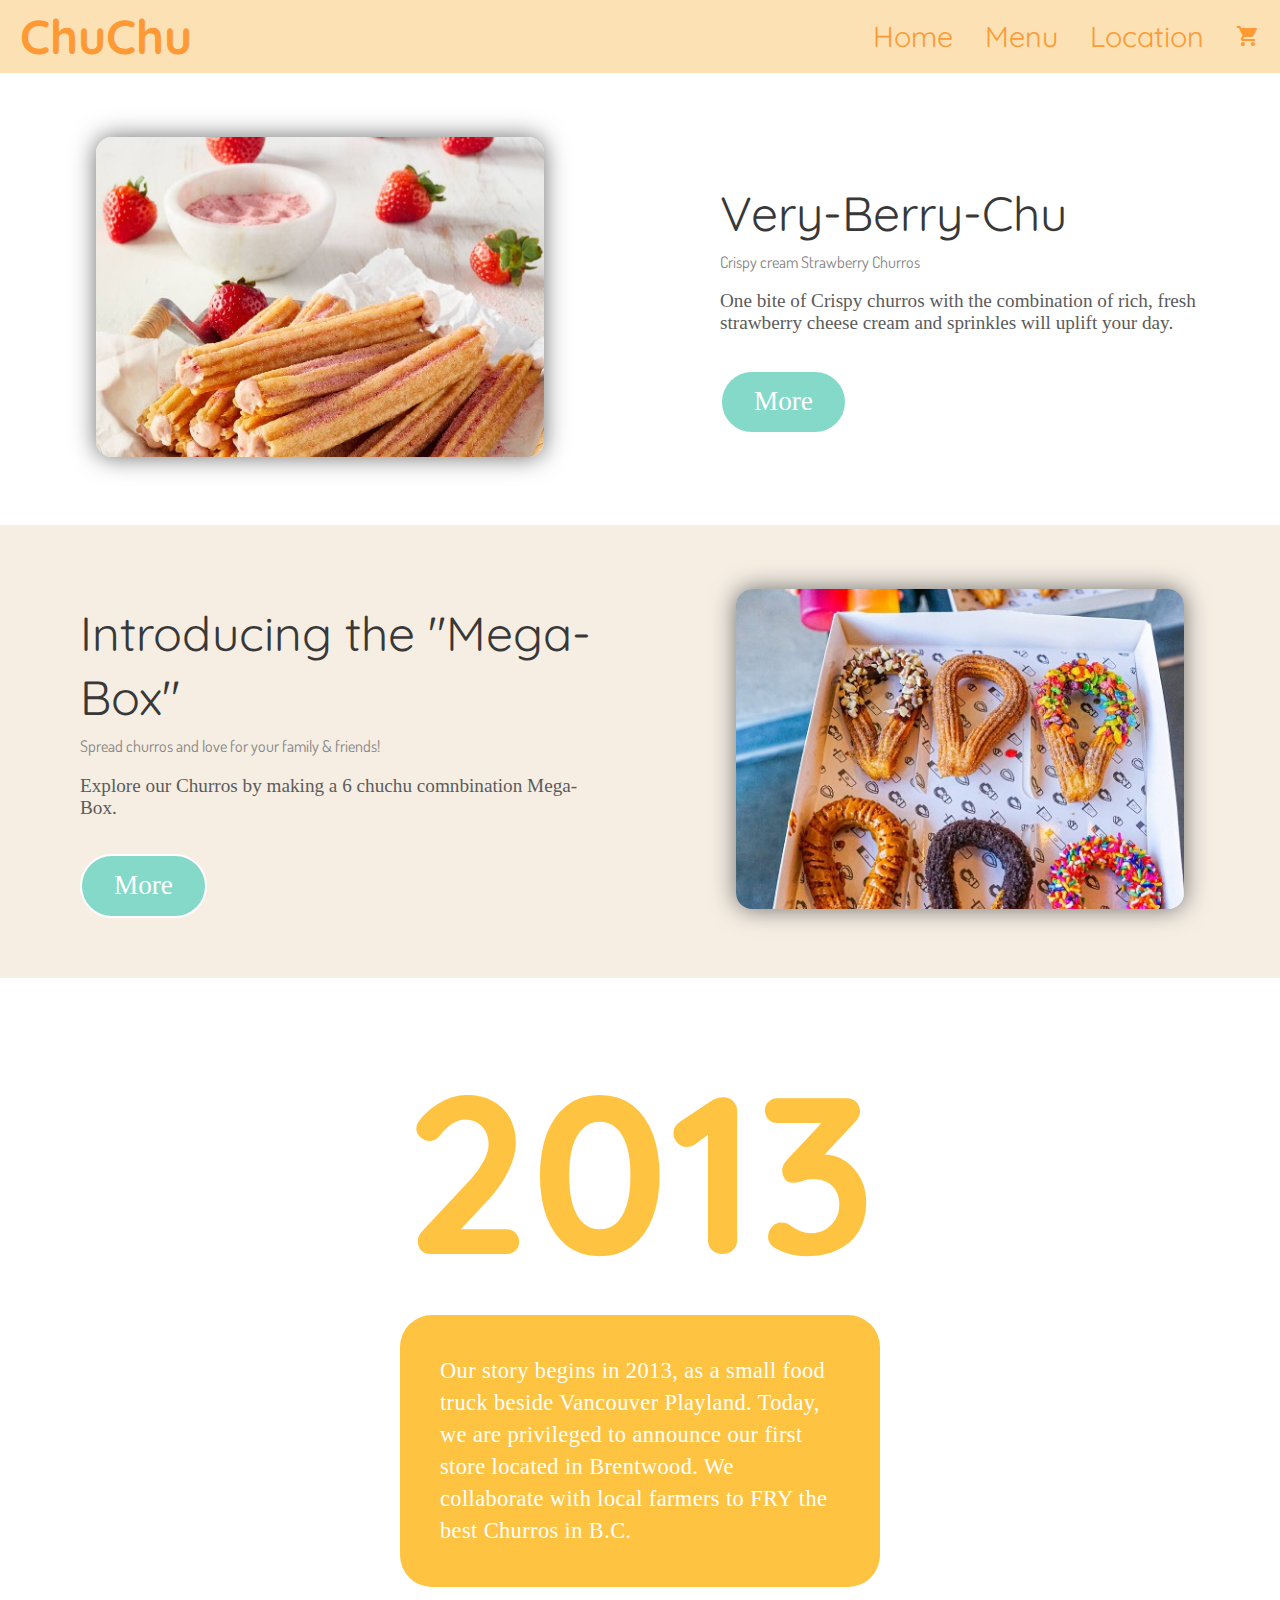
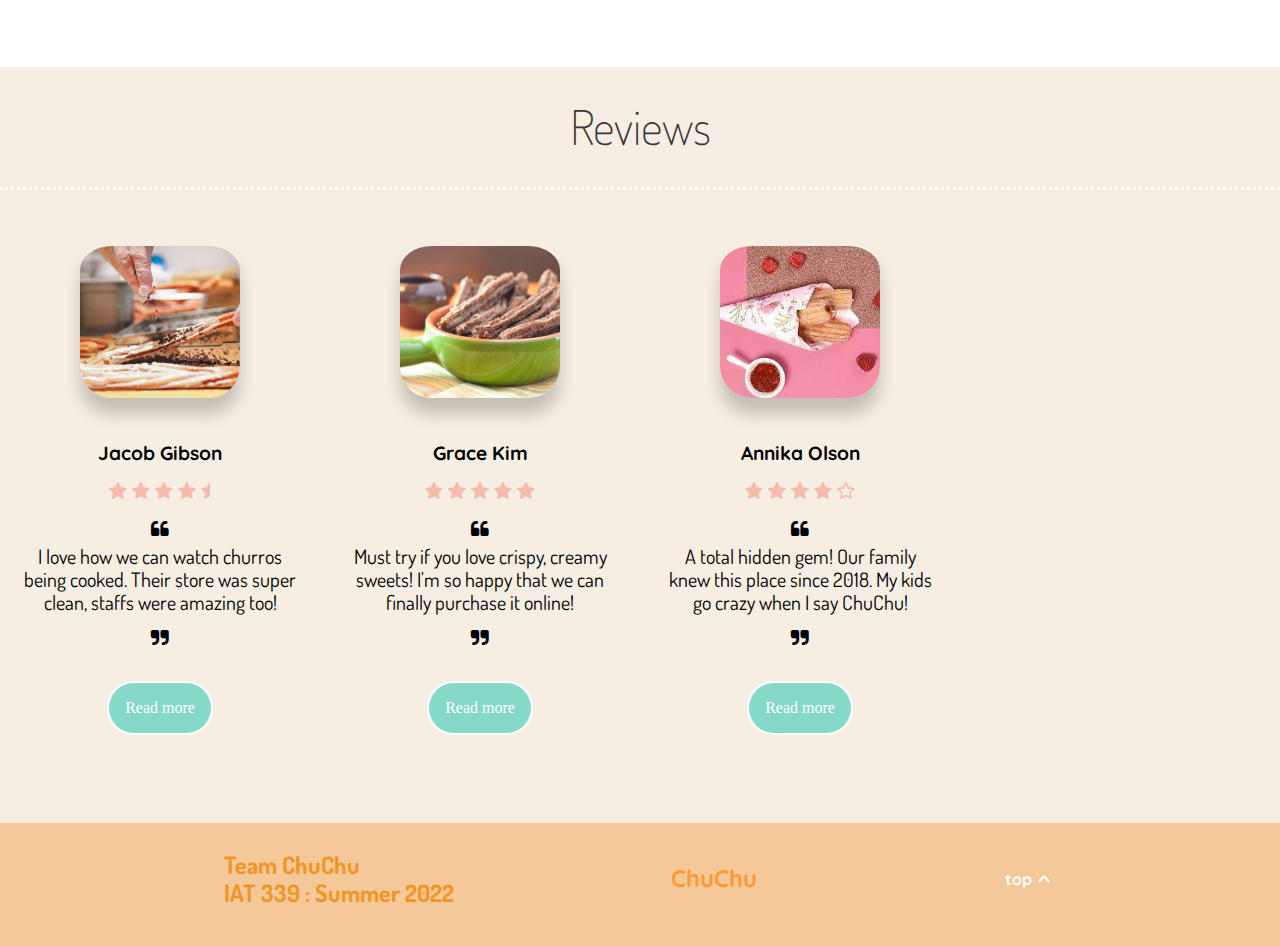
<file: 339_P2_ChuChu_Final/public_html/index.html>
<!DOCTYPE html>
<html lang="en">
    <head>
        <meta charset="utf-8">
        <meta name="viewport" content="width=device-width,initial-scale=1">
        
        <title>ChuChu</title>
    
        <link href="css/normalize.css" rel="stylesheet">
        <link href="css/grid.css" rel="stylesheet">
        <link href="css/main.css" rel="stylesheet">
       
    
        <!--font quicksand, inconsolata, dosis-->
    
        <link rel="preconnect" href="https://fonts.googleapis.com">
        <link rel="preconnect" href="https://fonts.gstatic.com" crossorigin>
        <link href="https://fonts.googleapis.com/css2?family=Dosis:wght@500&family=Inconsolata&family=Quicksand:wght@600&display=swap" rel="stylesheet">
        
        <!-- get this line for icon reference:https://www.w3schools.com/icons/icons_reference.asp -->
        <link rel="stylesheet" href="https://cdnjs.cloudflare.com/ajax/libs/font-awesome/4.7.0/css/font-awesome.min.css">
        <link href="https://fonts.googleapis.com/icon?family=Material+Icons" rel="stylesheet">

    </head>
    <body>

        <div id="myTopnav" class="header"> 
            <nav>
                <a href="index.html" class="logo font_Quicksand">ChuChu</a>       
                  <div class="header-right">
                    <a href="index.html" > Home </a>
                    <a href="menu.html" >Menu</a>
                    <a href="location.html" >Location</a>
                    <a href="cart.html" >
                        <i class="material-icons">shopping_cart</i>
                        </a>
                    <a href="javascript:void(0);" class="icon" onclick="myFunction()">
                        <i class="fa fa-bars"></i>
                    </a>
                </div>
            </nav>
        </div>

        <!--Home page with advertising main products with image and context side by side-->
        <!--Image reference: https://www.californiastrawberries.com/strawberry-stuffed-churros/-->
    <div class="flex_home">
        <div class="showcaseBox one">
            <div class="imgBox">
                <img src="img/home.jpeg" class="enlarge" alt="Popular Starwberry Churros advertisment" 
                srcset="img/home.jpeg 154w, img/home308w.jpeg 308w, img/home467w.jpeg 467w"
                sizes="(min-width: 40rem) 50vw, 100vw">
            </div>
        
            <div class="showcaseContent">
                <div class="productTitle">
                    <span class="advertisment font_Quicksand">Very-Berry-Chu</span>
                    <p class="small_description">Crispy cream Strawberry Churros</p>
                    <p class="productInfo">
                        One bite of Crispy churros with the combination of rich, fresh strawberry 
                        cheese cream and sprinkles will uplift your day.
                    </p>
                    <a href="detailsVery.html" class="btn">More</a>
                </div>
            </div>
        </div>

        <div class="showcaseBox rev">
            <div class="showcaseContent1">
                <div class="productTitle">
                    <span class="advertisment font_Quicksand">Introducing the "Mega-Box"</span>
                    <p class="small_description">Spread churros and love for your family & friends!</p>
                    <p class="productInfo">
                    Explore our Churros by making a 6 chuchu comnbination Mega-Box.
                    </p>
                    <a class="btn">More</a>
                </div>
            </div>

            <div class="imgBox">
                <img src="img/combi154w.jpeg" class="enlarge" alt="Mega-box combination" 
                srcset="img/combi154w.jpeg 154w, img/combi308w.jpeg 308w, img/combi467w.jpeg 467w" 
                sizes="(min-width: 40rem) 50vw, 100vw"
                >
            </div>
        </div>
        
        <div class="companyHistory"> 
            <h1>2013</h1>
            <h2>
                Our story begins in 2013, as a small food truck beside Vancouver Playland.
                Today, we are privileged to announce our first store located in Brentwood.
                We collaborate with local farmers to FRY the best Churros in B.C.
            </h2>
        </div>

        
   
        <div class="review">
            <h3 class="text_center1">Reviews</h3>
            <div class="grid containerWrap four-column two-column one-column">
                <div class="review_container">
                    <div class="product_img">
                        <a id="missChuB" href="detailsMiss.html">
                            <img src="img/chu1.jpeg" alt="original flavor churros image" class="product_image">
                        </a>
                        </div>
                    <div class="product_text">
                        <h4 class="name">Jacob Gibson</h4>
                        <div class="stars">
                            <i aria-hidden="true" class="fa fa-star"></i>
                            <i aria-hidden="true" class="fa fa-star"></i>
                            <i aria-hidden="true" class="fa fa-star"></i>
                            <i aria-hidden="true" class="fa fa-star"></i>
                            <i aria-hidden="true" class="fa fa-star-half"></i>
                        </div>
                        <i aria-hidden="true" class="fa fa-quote-left"></i>
                        <p class="font_Dosis">I love how we can watch churros being cooked. Their store was super clean, staffs were amazing too!</p>
                        <i aria-hidden="true" class="fa fa-quote-right"></i>
                    </div>
                    <div class="product_link">
                        <a id="chocoChuB" href="detailsChoco.html" class="button">Read more</a>
                    </div>
                </div>
    
                <div class="review_container">
                    <div class="product_img">
                        <a id="chocoChuB" href="detailsChoco.html">
                            <img src="img/choco_c.jpg" alt="Chocolate flavor churros image" class="product_image">
                        </a>
                    </div>
                    <div class="product_text">
                        <h4 class="name">Grace Kim</h4>
                        <div class="stars">
                            <i aria-hidden="true" class="fa fa-star"></i>
                            <i aria-hidden="true" class="fa fa-star"></i>
                            <i aria-hidden="true" class="fa fa-star"></i>
                            <i aria-hidden="true" class="fa fa-star"></i>
                            <i aria-hidden="true" class="fa fa-star"></i>
                        </div>
                        <i aria-hidden="true" class="fa fa-quote-left"></i>
                        <p>Must try if you love crispy, creamy sweets! 
                            I'm so happy that we can finally purchase it online!</p>
                        <i aria-hidden="true" class="fa fa-quote-right"></i>
                    </div>
                    <div class="product_link">
                        <a id="chocoChuB" href="detailsChoco.html" class="button">Read more</a>
                    </div>
                </div>

                <div class="review_container">
                    <div class="product_img">
                        <a id="veryBerryChuB" href="detailsVery.html">
                            <img src="img/straw_c.jpg" alt="Strawberry flavor churros image" class="product_image">
                        </a>
                    </div>
                    <div class="product_text">
                        <h4 class="name">Annika Olson</h4>
                        <div class="stars">
                            <i aria-hidden="true" class="fa fa-star"></i>
                            <i aria-hidden="true" class="fa fa-star"></i>
                            <i aria-hidden="true" class="fa fa-star"></i>
                            <i aria-hidden="true" class="fa fa-star"></i>
                            <i aria-hidden="true" class="fa fa-star-o"></i>
                        </div>
                        <i aria-hidden="true" class="fa fa-quote-left"></i>
                        <p>A total hidden gem! Our family knew this place since 2018. My kids go crazy when I say ChuChu!</p>
                        <i aria-hidden="true" class="fa fa-quote-right"></i>
                    </div>
                    <div class="product_link">
                        <a id="veryBerryChuB" href="detailsVery.html" class="button">Read more</a>
                    </div>
                </div>

            </div>
        </div>
    

        <div class="footer">
            
            <div class="text-right">
                <p>Team ChuChu</p>
                <p>IAT 339 : Summer 2022</p>
            </div>

            <div class="footer_logo">
                <a href="index.html" class="logo font_Quicksand">ChuChu</a> 
            </div>

            <div class="flex_top">
                <a href="#myTopnav" class="top"> top
                <i class="material-icons">expand_less</i>
               </a>
            </div> 
            
        </div>


        <script src="js/nav.js"></script>
    </div>
    </body>
</html>
</file>
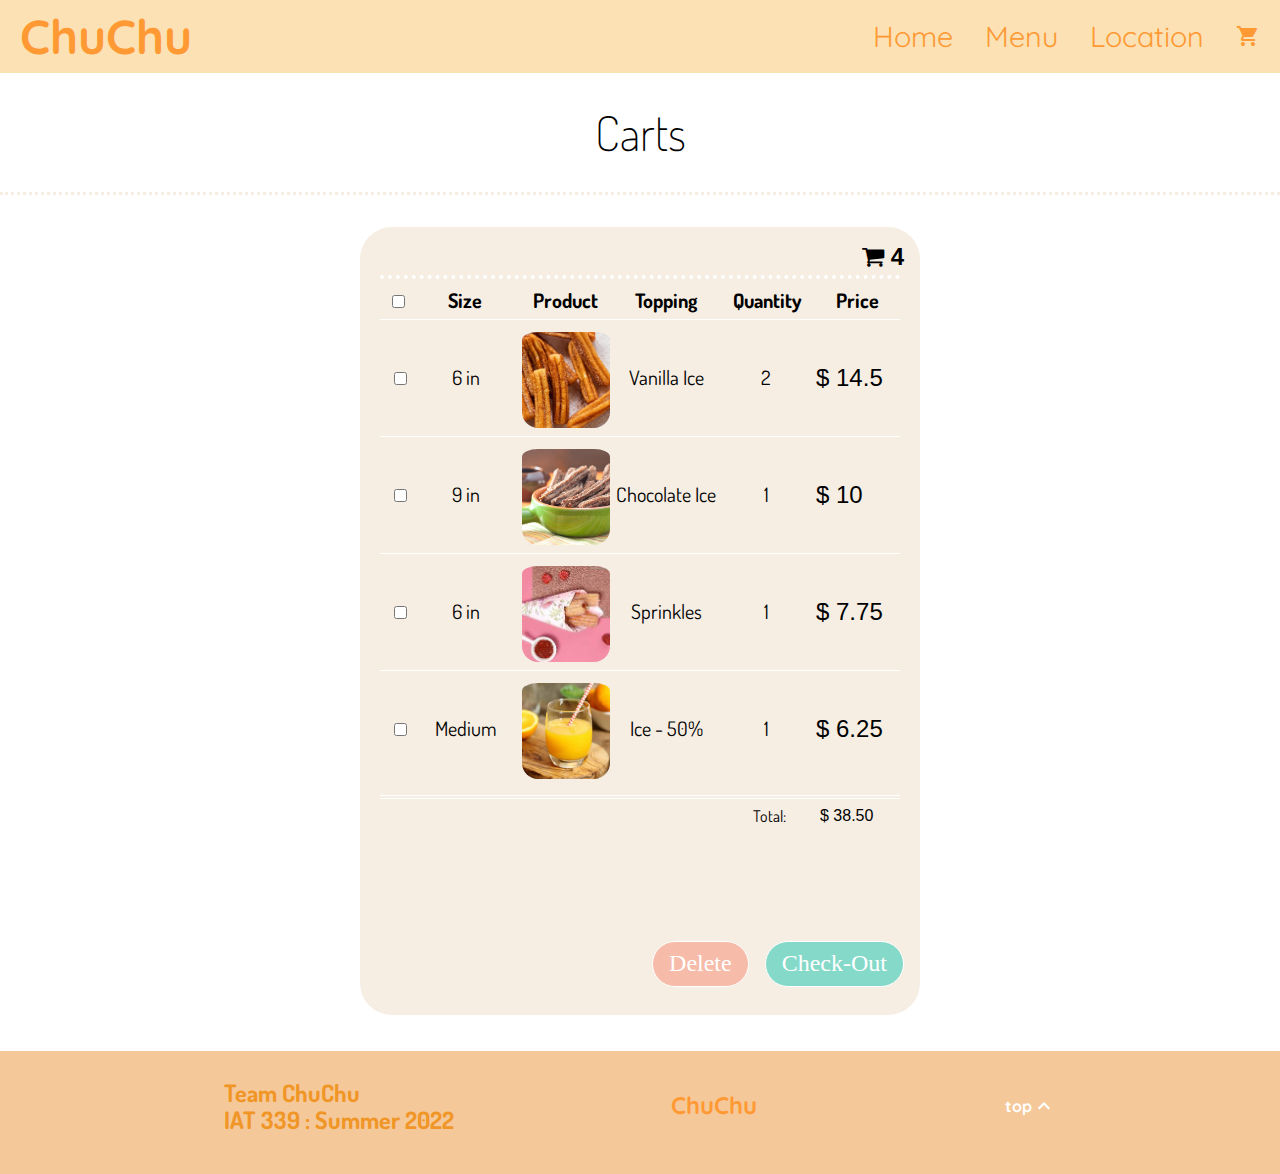
<file: 339_P2_ChuChu_Final/public_html/cart.html>
<!DOCTYPE html>
<html lang="en">
    <head>
        <meta charset="utf-8">
        <meta name="viewport" content="width=device-width,initial-scale=1">
        
        <title>ChuChu</title>
    
        <link href="css/normalize.css" rel="stylesheet">
        <link href="css/grid.css" rel="stylesheet">
        <link href="css/main.css" rel="stylesheet">
       
    
        <!--font quicksand, inconsolata, dosis-->
    
        <link rel="preconnect" href="https://fonts.googleapis.com">
        <link rel="preconnect" href="https://fonts.gstatic.com" crossorigin>
        <link href="https://fonts.googleapis.com/css2?family=Dosis:wght@500&family=Inconsolata&family=Quicksand:wght@600&display=swap" rel="stylesheet">
        
        <!-- get this line for icon reference:https://www.w3schools.com/icons/icons_reference.asp -->
        <link rel="stylesheet" href="https://cdnjs.cloudflare.com/ajax/libs/font-awesome/4.7.0/css/font-awesome.min.css">
        <link href="https://fonts.googleapis.com/icon?family=Material+Icons" rel="stylesheet">

    </head>
    <body>
       
      <div id="myTopnav" class="header"> 
        <nav>
            <a href="index.html" class="logo font_Quicksand">ChuChu</a>       
              <div class="header-right">
                <a href="index.html" > Home </a>
                <a href="menu.html" >Menu</a>
                <a href="location.html" >Location</a>
                <a href="cart.html" >
                    <i class="material-icons">shopping_cart</i>
                    </a>
                <a href="javascript:void(0);" class="icon" onclick="myFunction()">
                    <i class="fa fa-bars"></i>
                </a>
            </div>
        </nav>
    </div>

            <h1 class="text_center2 font_Dosis">Carts</h1>

            <section class="flex_cart">
                <div class="row">
                    <div class="col-70">
                      <div class="container_cart">
                        
                        <h2> <span class="price" style="color:black"><i class="fa fa-shopping-cart"></i> <b>4</b></span></h2>
                        <div class="cart_item">
                          <div class="cartItem_detail title">
                            <!-- input checkbox reference: https://www.w3schools.com/tags/tryit.asp?filename=tryhtml5_input_type_checkbox-->
                            <p><input type="checkbox" id="cartTitle" name="cartList" value="cartItem_"></p>
                            <p>Size</p>
                            <p>Product</p>
                            <p>Topping</p>
                            <p>Quantity </p>
                            <p>Price</p>
                          </div>
                          <div class="cartItem_detail item">
                            <p><input type="checkbox" id="cartTitle" name="cartList" value="cartItem_1"></p>
                            <p>6 in</p>
                            <a href="detailsMiss.html"><img src="img/original_c.jpg" alt="original flavor churros image" class="product_image_Cart"></a>
                            <p> Vanilla Ice </p>
                            <p> 2 </p>
                            <span class="price">$ 14.5</span>
                          </div>
                          <div class="cartItem_detail item">
                            <p><input type="checkbox" id="cartTitle" name="cartList" value="cartItem_2"></p>
                            <p>9 in</p>
                            <a href="detailsChoco.html"><img src="img/choco_c.jpg" alt="Chocolate flavor churros image" class="product_image_Cart"></a>
                            <p> Chocolate Ice </p>
                            <p> 1 </p>
                            <span class="price">$ 10</span>
                          </div>
                          <div class="cartItem_detail item">
                            <p><input type="checkbox" id="cartTitle" name="cartList" value="cartItem_3"></p>
                            <p>6 in</p>
                            <a href="detailsVery.html"><img src="img/straw_c.jpg" alt="Strawberry flavor churros image" class="product_image_Cart"></a>
                            <p> Sprinkles</p>
                            <p> 1 </p>
                            <span class="price">$ 7.75</span>
                          </div>
                          <div class="cartItem_detail">
                            <p><input type="checkbox" id="cartTitle" name="cartList" value="cartItem_4"></p>
                            <p>Medium</p>
                            <a href="detailsOrange.html"><img src="img/OJ.jpg" alt="orange Juice image" class="product_image_Cart"></a>
                            <p> Ice - 50%</p>
                            <p> 1 </p>
                            <span class="price">$ 6.25</span>
                          </div>
                        </div>
                        <div class="cartItem_detail">
                          <p>  </p>
                          <p>  </p>
                          <p>  </p>
                          <p>  </p>
                          <p class="fontSizeUp"> Total: </p>
                          <span class="price total fontSizeUp"> $ 38.50 </span>
                        </div>
                        <div class="cartItem_button">
                          <p></p>
                          <p></p>
                          <p></p>
                          <a href="#" class="deleteButton"> Delete </a>
                          <a href="checkOut.html" class="payButton"> Check-Out </a>
                        </div>

                      </div>
                    </div>
                  </div>
                  
            </section>

            <div class="footer">
            
              <div class="text-right">
                  <p>Team ChuChu</p>
                  <p>IAT 339 : Summer 2022</p>
              </div>
  
              <div class="footer_logo">
                  <a href="index.html" class="logo font_Quicksand">ChuChu</a> 
              </div>
  
              <div class="flex_top">
                  <a href="#myTopnav" class="top"> top
                  <i class="material-icons">expand_less</i>
                 </a>
              </div> 
              
          </div>

            <script src="js/nav.js"></script>
            <script src="js/modal.js"></script>
    </body>
</html>
</file>
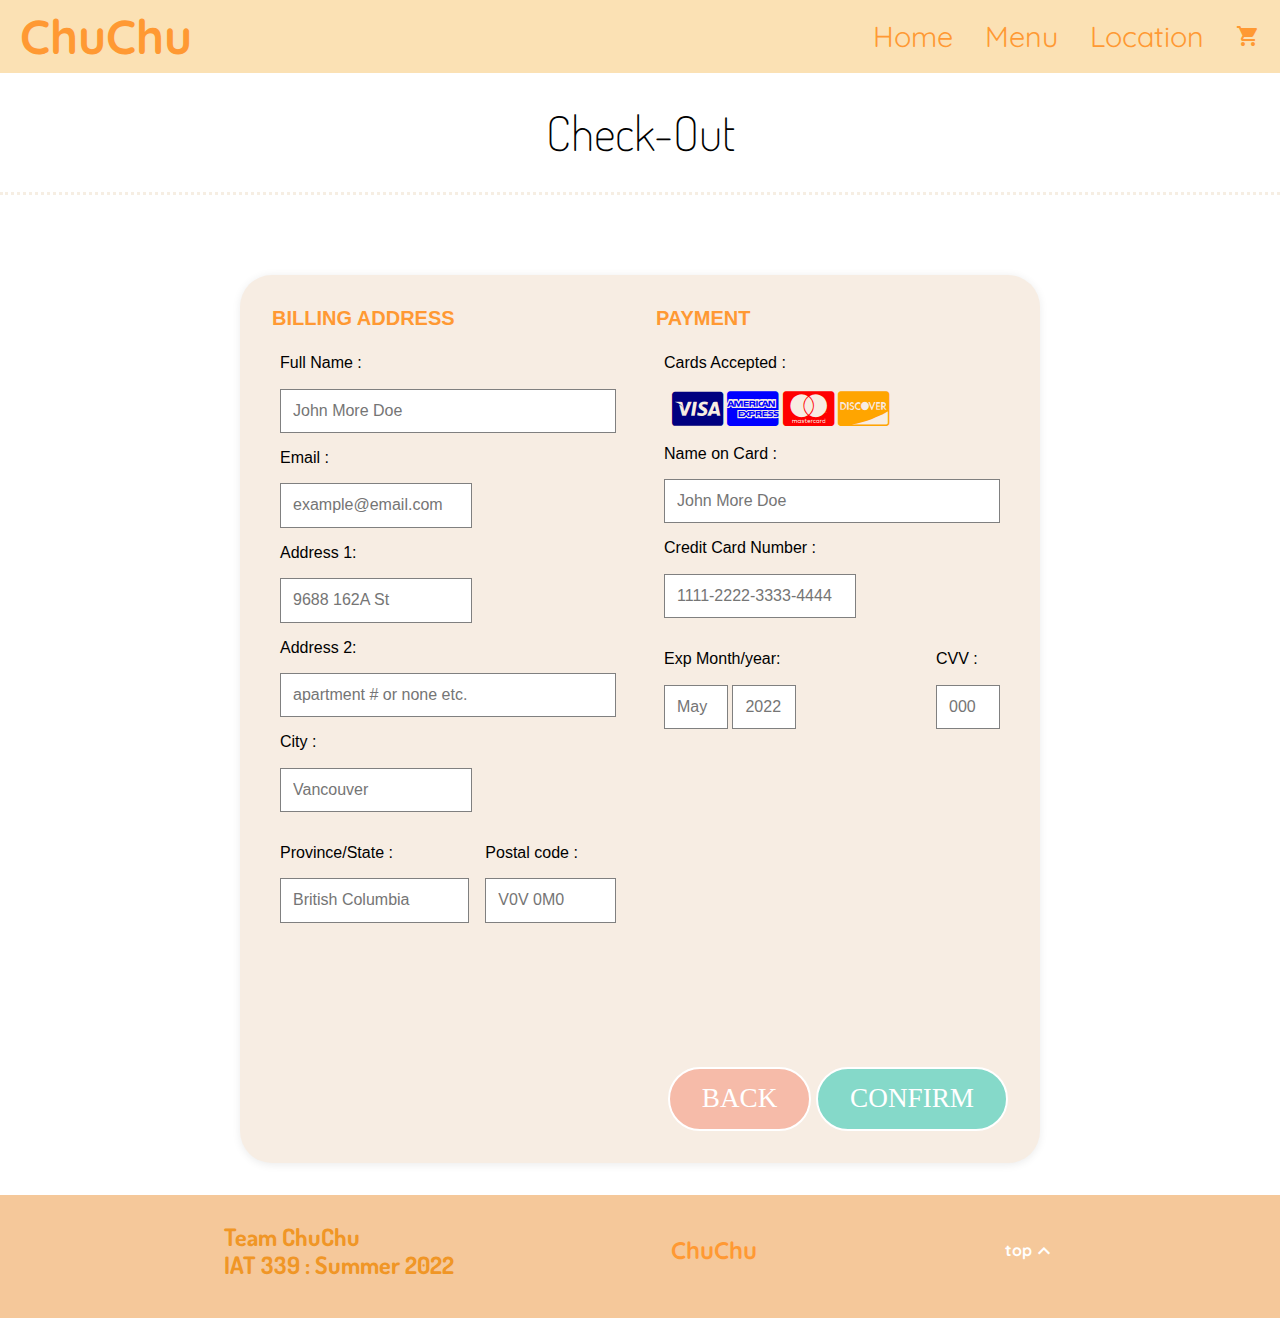
<file: 339_P2_ChuChu_Final/public_html/checkOut.html>
<!DOCTYPE html>
<html lang="en">
    <head>
        <meta charset="utf-8">
        <meta name="viewport" content="width=device-width,initial-scale=1">
        
        <title>ChuChu</title>
    
        <link href="css/normalize.css" rel="stylesheet">
        <link href="css/grid.css" rel="stylesheet">
        <link href="css/main.css" rel="stylesheet">
       
    
        <!--font quicksand, inconsolata, dosis-->
    
        <link rel="preconnect" href="https://fonts.googleapis.com">
        <link rel="preconnect" href="https://fonts.gstatic.com" crossorigin>
        <link href="https://fonts.googleapis.com/css2?family=Dosis:wght@500&family=Inconsolata&family=Quicksand:wght@600&display=swap" rel="stylesheet">
        
        <!-- get this line for icon reference:https://www.w3schools.com/icons/icons_reference.asp -->
        <link rel="stylesheet" href="https://cdnjs.cloudflare.com/ajax/libs/font-awesome/4.7.0/css/font-awesome.min.css">
        <link href="https://fonts.googleapis.com/icon?family=Material+Icons" rel="stylesheet">

    </head>
    <body>
       
      <div id="myTopnav" class="header"> 
        <nav>
            <a href="index.html" class="logo font_Quicksand">ChuChu</a>       
              <div class="header-right">
                <a href="index.html" > Home </a>
                <a href="menu.html" >Menu</a>
                <a href="location.html" >Location</a>
                <a href="cart.html" >
                    <i class="material-icons">shopping_cart</i>
                    </a>
                <a href="javascript:void(0);" class="icon" onclick="myFunction()">
                    <i class="fa fa-bars"></i>
                </a>
            </div>
        </nav>
    </div>
<!-- checkout reference: https://www.w3schools.com/howto/howto_css_checkout_form.asp-->
            <h1 class="text_center2 font_Dosis">Check-Out</h1>

            <div class="container_bill">

                <form action="bill">
            
                    <div class="row_bill">
            
                        <div class="col_bill">
            
                            <h2 class="title_bill">billing address</h2>
            
                            <div class="inputBox_bill">
                                <label for="fullname">Full Name :</label>
                                <input type="text" id="fullname" name="fullname" placeholder="John More Doe">
                            </div>
                            <div class="inputBox_bill half">
                                <label for="email">Email :</label>
                                <input type="email" id="email" name="email" placeholder="example@email.com">
                            </div>
                            <div class="inputBox_bill half">
                                <label for="address">Address 1:</label>
                                <input type="text" id="address" name="address" placeholder="9688 162A St">
                            </div>
                                <div class="inputBox_bill">
                                    <label for="apartmentnumber">Address 2:</label>
                                    <input type="text" id="apartmentnumber" name="apartmentnumber" placeholder="apartment # or none etc.">                 
                                </div>
                            <div class="inputBox_bill half">
                                <label for="city">City :</label>
                                <input type="text" id="city" name="city" placeholder="Vancouver">
                            </div>
                            <div class="grid_bill">
                                <div class="inputBox_bill">
                                    <label for="province/state">Province/State :</label>
                                    <input type="text" id="province/state" name="province/state" placeholder="British Columbia">
                                </div>
                                <div class="inputBox_bill">
                                    <label for="postalcode">Postal code :</label>
                                    <input type="text" id="postalcode" name="postalcode" placeholder="V0V 0M0">
                                </div>
                            </div>
            
                        </div>
            
                        <div class="col_bill">
            
                            <h2 class="title_bill">payment</h2>
            
                            <div class="inputBox_bill">
                                <span>Cards Accepted :</span>
                                <div class="inputBox_bill">
                                    <i class="fa fa-cc-visa" style="color:navy;"></i>
                                    <i class="fa fa-cc-amex" style="color:blue;"></i>
                                    <i class="fa fa-cc-mastercard" style="color:red;"></i>
                                    <i class="fa fa-cc-discover" style="color:orange;"></i>
                                </div>
                            </div>
                            <div class="inputBox_bill">
                                <label for="nameoncard">Name on Card :</label>
                                <input type="text" id="nameoncard" name="nameoncard" placeholder="John More Doe">
                            </div>
                            <div class="inputBox_bill half">
                                <label for="creditcardnumber">Credit Card Number :</label>
                                <input type="text" id="creditcardnumber" name="creditcardnumber" placeholder="1111-2222-3333-4444">
                            </div>
                            <div class="flex_bill">
                                <div class="inputBox_bill">
                                    <label for="expirymonth">Exp Month/year:</label>
                                    <input type="text" id="expirymonth" name="expirymonth" placeholder="May">
                                    <input type="text" id="expiryyear" name="expiryyear" placeholder="2022">
                                </div>
                                <div class="inputBox_bill">
                                    <label for="CVV">CVV :</label>
                                    <input type="text" id="CVV" name="CVV" placeholder="000">
                                </div>
                            </div>
            
                        </div>
                
                    </div>
                    <div class="flex_btn">
                        <a class="btn_bill back" href="cart.html">BACK</a>
                        <a class="btn_bill" href="confirm.html">CONFIRM</a>
                    </div>
                </form>
            
            </div>

            <div class="footer">
            
                <div class="text-right">
                    <p>Team ChuChu</p>
                    <p>IAT 339 : Summer 2022</p>
                </div>
    
                <div class="footer_logo">
                    <a href="index.html" class="logo font_Quicksand">ChuChu</a> 
                </div>
    
                <div class="flex_top">
                    <a href="#myTopnav" class="top"> top
                    <i class="material-icons">expand_less</i>
                   </a>
                </div> 
                
            </div>

            <script src="js/nav.js"></script>
    </body>
</html>
</file>
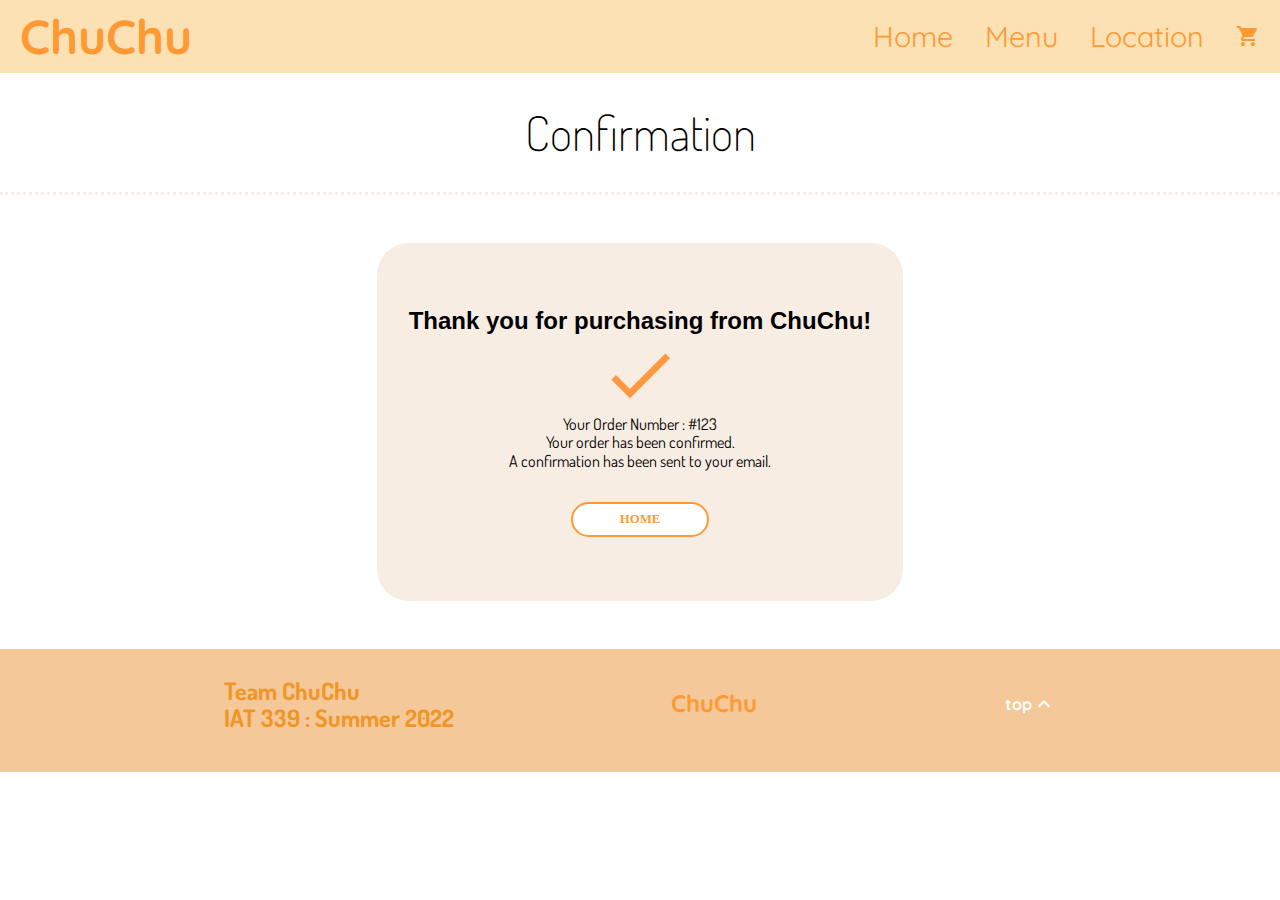
<file: 339_P2_ChuChu_Final/public_html/confirm.html>
<!DOCTYPE html>
<html lang="en">
    <head>
        <meta charset="utf-8">
        <meta name="viewport" content="width=device-width,initial-scale=1">
        
        <title>ChuChu</title>
    
        <link href="css/normalize.css" rel="stylesheet">
        <link href="css/grid.css" rel="stylesheet">
        <link href="css/main.css" rel="stylesheet">
       
    
        <!--font quicksand, inconsolata, dosis-->
    
        <link rel="preconnect" href="https://fonts.googleapis.com">
        <link rel="preconnect" href="https://fonts.gstatic.com" crossorigin>
        <link href="https://fonts.googleapis.com/css2?family=Dosis:wght@500&family=Inconsolata&family=Quicksand:wght@600&display=swap" rel="stylesheet">
        
        <!-- get this line for icon reference:https://www.w3schools.com/icons/icons_reference.asp -->
        <link rel="stylesheet" href="https://cdnjs.cloudflare.com/ajax/libs/font-awesome/4.7.0/css/font-awesome.min.css">
        <link href="https://fonts.googleapis.com/icon?family=Material+Icons" rel="stylesheet">

    </head>
    <body>
       
      <div id="myTopnav" class="header"> 
        <nav>
            <a href="index.html" class="logo font_Quicksand">ChuChu</a>       
              <div class="header-right">
                <a href="index.html" > Home </a>
                <a href="menu.html" >Menu</a>
                <a href="location.html" >Location</a>
                <a href="cart.html" >
                    <i class="material-icons">shopping_cart</i>
                    </a>
                <a href="javascript:void(0);" class="icon" onclick="myFunction()">
                    <i class="fa fa-bars"></i>
                </a>
            </div>
        </nav>
    </div>

    <h1 class="text_center2 font_Dosis">Confirmation</h1>

    <div class="flex_confirm">
        <div class="confirm">
            <h2>Thank you for purchasing from ChuChu! </h2>
            <i class="material-icons">done</i>
            <p>Your Order Number : #123</p>
            <p>Your order has been confirmed.</p>
            <p>A confirmation has been sent to your email.</p>
            <a class="button" href="index.html">HOME</a>
        </div> 
    </div>

    <div class="footer">
            
        <div class="text-right">
            <p>Team ChuChu</p>
            <p>IAT 339 : Summer 2022</p>
        </div>

        <div class="footer_logo">
            <a href="index.html" class="logo font_Quicksand">ChuChu</a> 
        </div>

        <div class="flex_top">
            <a href="#myTopnav" class="top"> top
            <i class="material-icons">expand_less</i>
           </a>
        </div> 
        
    </div>
            
            <script src="js/nav.js"></script>
    </body>
</html>
</file>
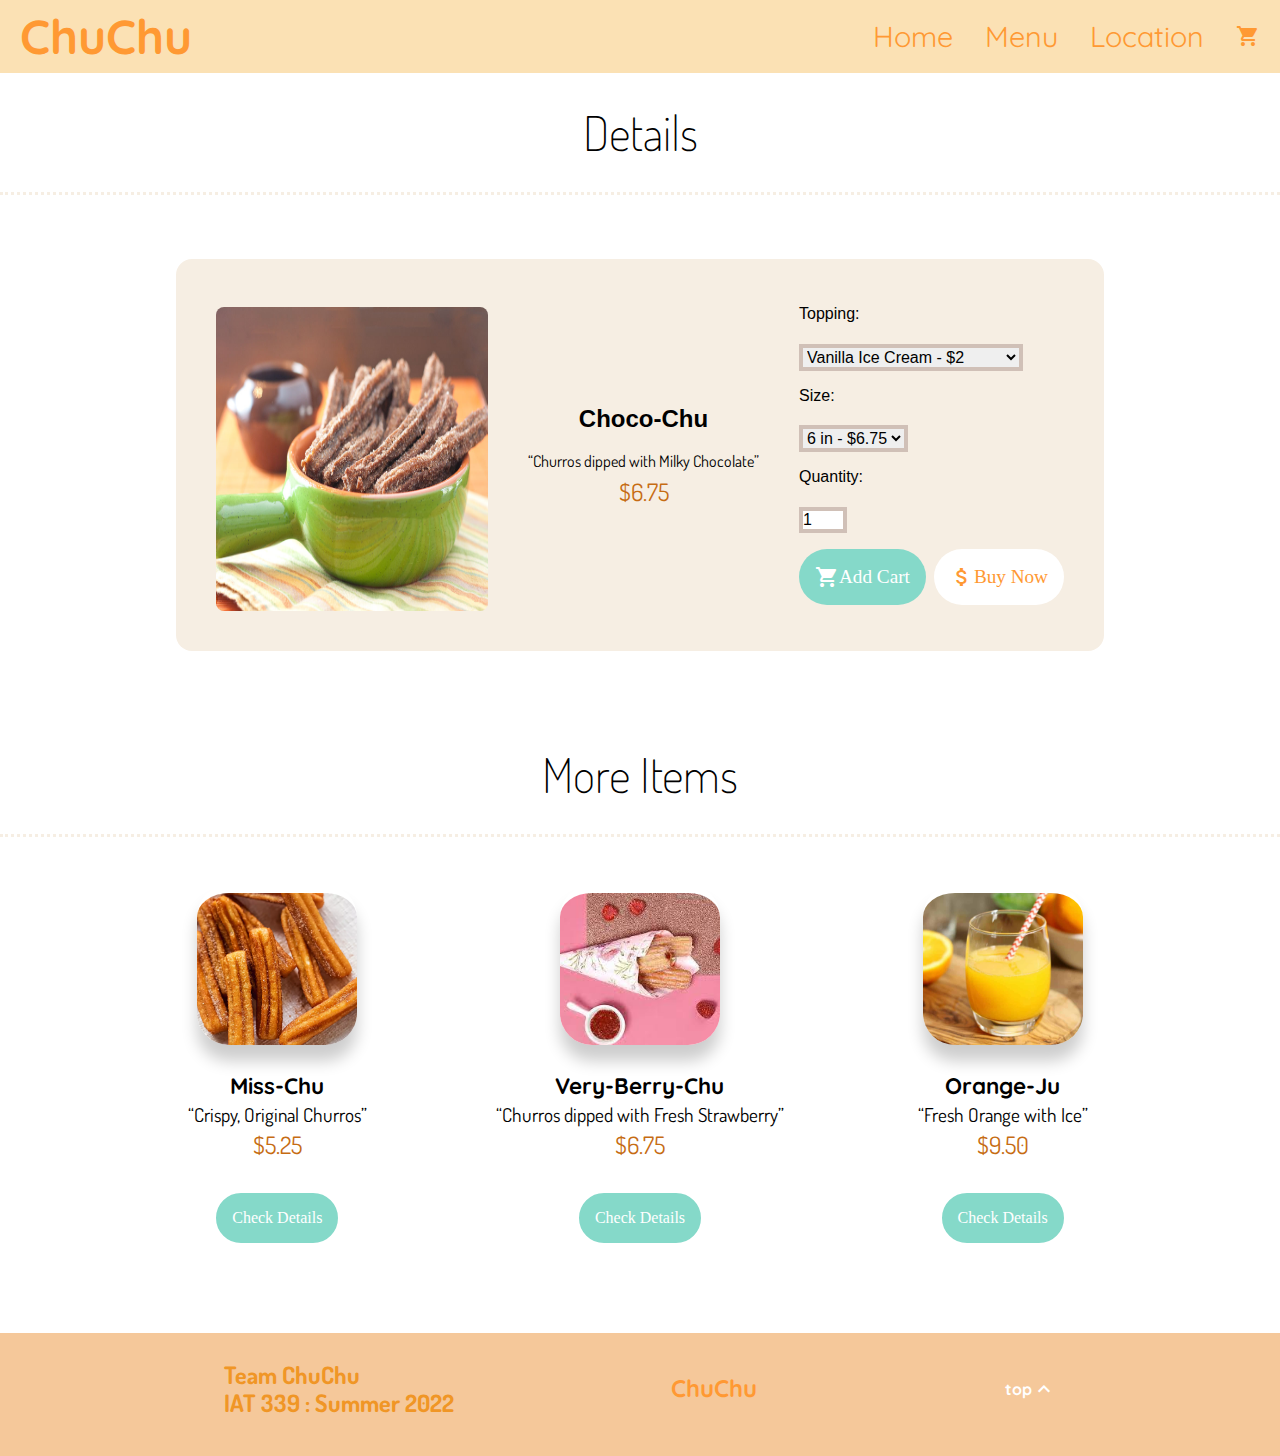
<file: 339_P2_ChuChu_Final/public_html/detailsChoco.html>
<!DOCTYPE html>
<html lang="en">
    <head>
        <meta charset="utf-8">
        <meta name="viewport" content="width=device-width,initial-scale=1">
        
        <title>ChuChu</title>
    
        <link href="css/normalize.css" rel="stylesheet">
        <link href="css/grid.css" rel="stylesheet">
        <link href="css/main.css" rel="stylesheet">
       
    
        <!--font quicksand, inconsolata, dosis-->
    
        <link rel="preconnect" href="https://fonts.googleapis.com">
        <link rel="preconnect" href="https://fonts.gstatic.com" crossorigin>
        <link href="https://fonts.googleapis.com/css2?family=Dosis:wght@500&family=Inconsolata&family=Quicksand:wght@600&display=swap" rel="stylesheet">
        
        <!-- get this line for icon reference:https://www.w3schools.com/icons/icons_reference.asp -->
        <link rel="stylesheet" href="https://cdnjs.cloudflare.com/ajax/libs/font-awesome/4.7.0/css/font-awesome.min.css">
        <link href="https://fonts.googleapis.com/icon?family=Material+Icons" rel="stylesheet">

    </head>
    <body>
       
        <div id="myTopnav" class="header"> 
            <nav>
                <a href="index.html" class="logo font_Quicksand">ChuChu</a>       
                  <div class="header-right">
                    <a href="index.html" > Home </a>
                    <a href="menu.html" >Menu</a>
                    <a href="location.html" >Location</a>
                    <a href="cart.html" >
                        <i class="material-icons">shopping_cart</i>
                        </a>
                    <a href="javascript:void(0);" class="icon" onclick="myFunction()">
                        <i class="fa fa-bars"></i>
                    </a>
                </div>
            </nav>
        </div>


        

        <h1 class="text_center2 font_Dosis">Details</h1>
        <div class="form">
            <div id="productDetail" class="detailsWrapper one two">
                <div class="detailImg">
                    <img src="img/choco_c.jpg" alt="Chocolate flavor churros image">
                </div>
                <div class="detailForm one">
                    <div class="detailText">
                        <h2>Choco-Chu</h2>
                        <p>“Churros dipped with Milky Chocolate”</p>
                        <p class="price">$6.75</p>
                    </div>
                    <div class="detailSelect">
                        <label for="form-topping">Topping:</label>
                        <select name="topping" id="form-topping">
                            <option value="vanillaIce">Vanilla Ice Cream - $2 </option>
                            <option value="chocolateIce">Chocolate Ice Cream - $2.5</option>
                            <option value="sprinkles">Sprinkles - $1</option>
                            <option value="almond">Almonds - $1.5</option>
                        </select>

                        <label for="form-topping">Size:</label>
                        <select name="size" id="form-size">
                            <option value="6in">6 in - $6.75</option>
                            <option value="16in">9 in - $7.5</option>
                            <option value="20in">12 in - $9.5</option>
                        </select>

                        <label for="form-quantity">Quantity:</label>
                        <input type="number" id="form-name" class="quantity" min="1" max="99" value="1">
                    
                        <div class="detailButton">
                            <!-- Trigger/open the modal-->
                            <button class="cartButton" id="addCart"> <i class="material-icons">shopping_cart</i> Add Cart</button>

                            <!-- The Modal reference: https://www.w3schools.com/howto/howto_css_modals.asp-->
                            <div id="addCartModal" class="modal">

                                <!-- Modal content -->
                                <div class="modal-content">
                                <span class="close">&times;</span>
                                <p>HooRay-! Added to cart!</p>
                                </div>
                            </div>
                            <a href="cart.html" class="buyButton" id="buyNow"> <i class="material-icons">attach_money</i> Buy Now</a>
                        </div>
                    </div>
                </div>
            </div>
        </div>
        
            

        <h2 class="text_center2 font_Dosis"> More Items </h2>
        <div id="moreItem" >
            <section>
                <div class="grid containerWrap three-column two-column one-column">
                   
        
                    <div class="product_container">
                        <div class="product_img">
                            <a id="missChuB" href="detailsMiss.html">
                                <img src="img/original_c.jpg" alt="original flavor churros image" class="product_image">
                            </a>
                            </div>
                        <div class="product_text">
                            <h3>Miss-Chu</h3>
                            <p>“Crispy, Original Churros”</p>
                            <p class="price">$5.25</p>
                        </div>
                        <div class="product_link">
                            <a id="missChuB" href="detailsMiss.html" class="button">Check Details</a>
                        </div>
                    </div>
    
                    <div class="product_container">
                        <div class="product_img">
                            <a id="veryBerryChuB" href="detailsVery.html">
                                <img src="img/straw_c.jpg" alt="Strawberry flavor churros image" class="product_image">
                            </a>
                            </div>
                        <div class="product_text">
                            <h3>Very-Berry-Chu</h3>
                            <p>“Churros dipped with Fresh Strawberry”</p>
                            <p class="price">$6.75</p>
                        </div>
                        <div class="product_link">
                            <a id="veryBerryChuB" href="detailsVery.html" class="button">Check Details</a>
                        </div>
                    </div>

                    <div class="product_container">
                        <div class="product_img">
                            <a id="orangeJuiceB" href="detailsOrange.html">
                                <img src="img/OJ.jpg" alt="original flavor churros image" class="product_image">
                            </a>
                            </div>
                        <div class="product_text">
                            <h3>Orange-Ju</h3>
                            <p>“Fresh Orange with Ice”</p>
                            <p class="price">$9.50</p>
                        </div>
                        <div class="product_link">
                            <a id="orangeJuiceB" href="detailsOrange.html" class="button">Check Details</a>
                        </div>
                    </div>
    
                </div>
    
               

                   
                
    
    
            </section>

        </div>

        <div class="footer">
            
            <div class="text-right">
                <p>Team ChuChu</p>
                <p>IAT 339 : Summer 2022</p>
            </div>

            <div class="footer_logo">
                <a href="index.html" class="logo font_Quicksand">ChuChu</a> 
            </div>

            <div class="flex_top">
                <a href="#myTopnav" class="top"> top
                <i class="material-icons">expand_less</i>
               </a>
            </div> 
            
        </div>

          <script src="js/nav.js"></script>
          <script src="js/modal.js"></script>
    
        </body>
    </html>
</file>
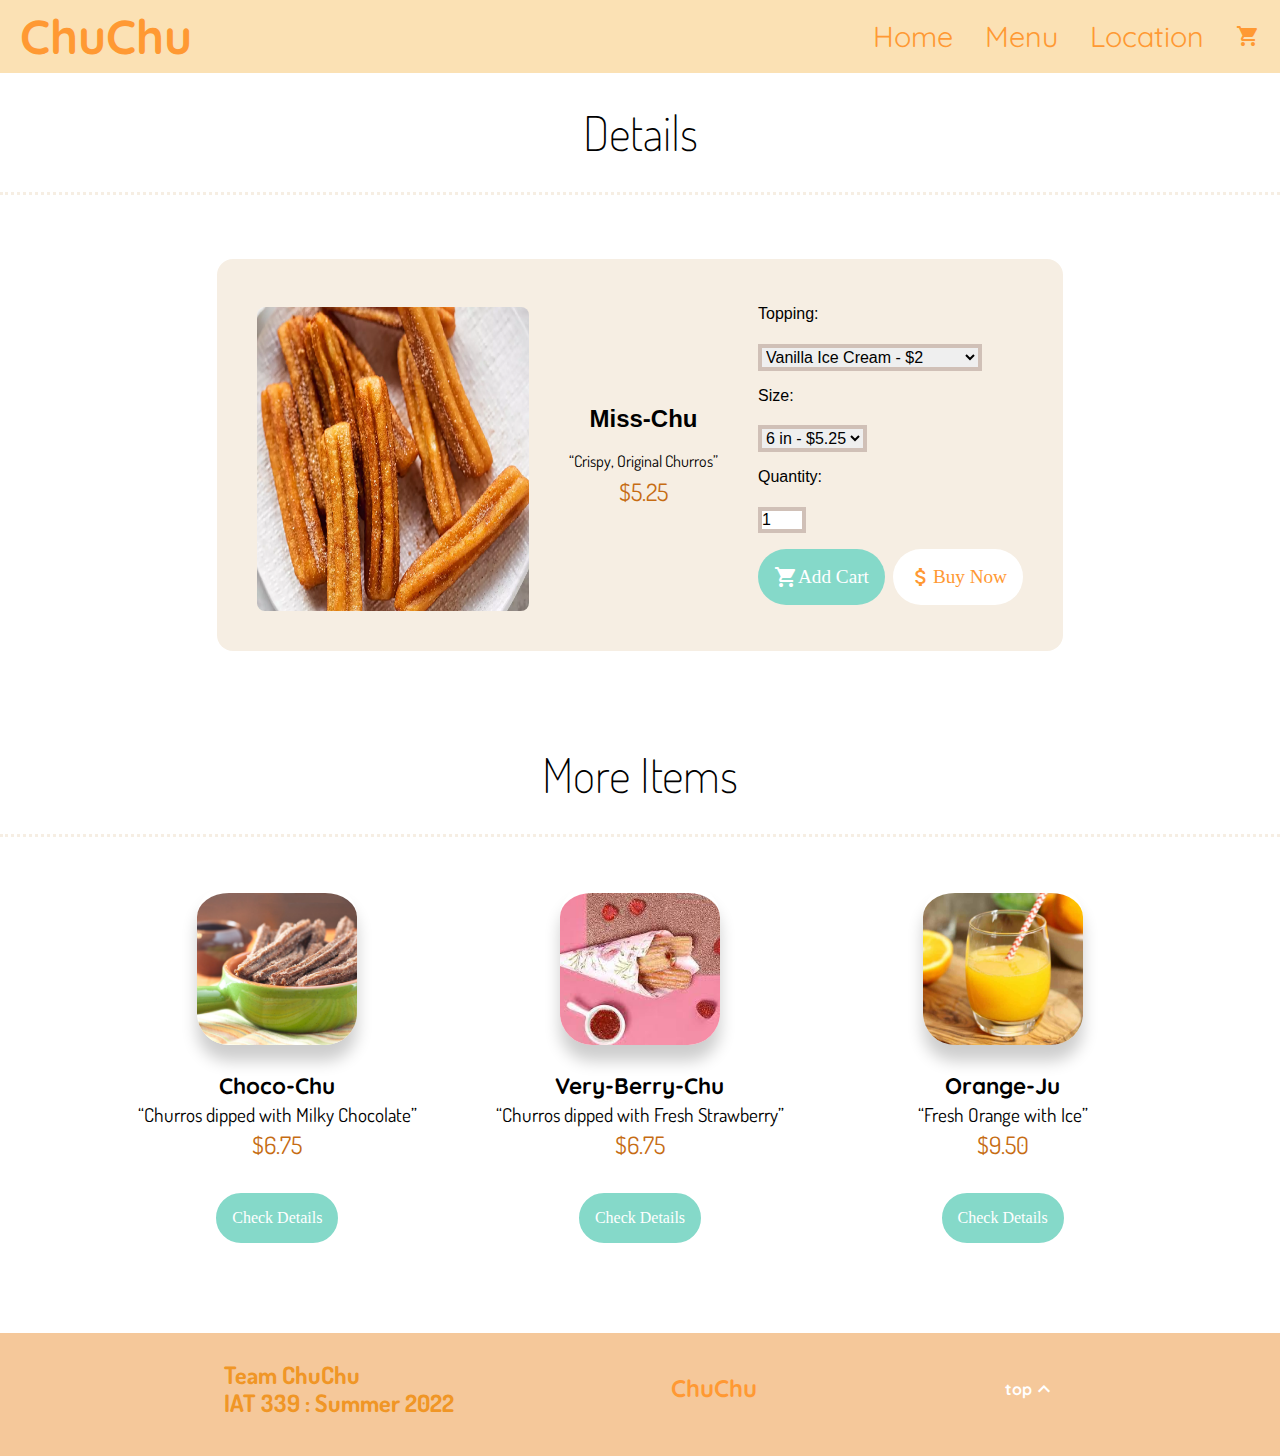
<file: 339_P2_ChuChu_Final/public_html/detailsMiss.html>
<!DOCTYPE html>
<html lang="en">
    <head>
        <meta charset="utf-8">
        <meta name="viewport" content="width=device-width,initial-scale=1">
        
        <title>ChuChu</title>
    
        <link href="css/normalize.css" rel="stylesheet">
        <link href="css/grid.css" rel="stylesheet">
        <link href="css/main.css" rel="stylesheet">
       
    
        <!--font quicksand, inconsolata, dosis-->
    
        <link rel="preconnect" href="https://fonts.googleapis.com">
        <link rel="preconnect" href="https://fonts.gstatic.com" crossorigin>
        <link href="https://fonts.googleapis.com/css2?family=Dosis:wght@500&family=Inconsolata&family=Quicksand:wght@600&display=swap" rel="stylesheet">
        
        <!-- get this line for icon reference:https://www.w3schools.com/icons/icons_reference.asp -->
        <link rel="stylesheet" href="https://cdnjs.cloudflare.com/ajax/libs/font-awesome/4.7.0/css/font-awesome.min.css">
        <link href="https://fonts.googleapis.com/icon?family=Material+Icons" rel="stylesheet">

    </head>
    <body>
       
        <div id="myTopnav" class="header"> 
            <nav>
                <a href="index.html" class="logo font_Quicksand">ChuChu</a>       
                  <div class="header-right">
                    <a href="index.html" > Home </a>
                    <a href="menu.html" >Menu</a>
                    <a href="location.html" >Location</a>
                    <a href="cart.html" >
                        <i class="material-icons">shopping_cart</i>
                        </a>
                    <a href="javascript:void(0);" class="icon" onclick="myFunction()">
                        <i class="fa fa-bars"></i>
                    </a>
                </div>
            </nav>
        </div>


        

        <h1 class="text_center2 font_Dosis">Details</h1>
        <div class="form">
            <div id="productDetail" class="detailsWrapper one two">
                <div class="detailImg">
                    <img src="img/original_c.jpg" alt="original flavor churros image">
                </div>
                <div class="detailForm one">
                    <div class="detailText">
                        <h2>Miss-Chu</h2>
                        <p>“Crispy, Original Churros”</p>
                        <p class="price">$5.25</p>
                    </div>
                    <div class="detailSelect">
                        <label for="form-topping">Topping:</label>
                        <select name="topping" id="form-topping">
                            <option value="vanillaIce">Vanilla Ice Cream - $2 </option>
                            <option value="chocolateIce">Chocolate Ice Cream - $2.5</option>
                            <option value="sprinkles">Sprinkles - $1</option>
                            <option value="almond">Almonds - $1.5</option>
                        </select>

                        <label for="form-topping">Size:</label>
                        <select name="size" id="form-size">
                            <option value="6in">6 in - $5.25</option>
                            <option value="9in">9 in- $7</option>
                            <option value="12in">12 in - $9</option>
                        </select>

                        <label for="form-quantity">Quantity:</label>
                        <input type="number" id="form-name" class="quantity" value="1" min="1" max="99">
                    
                        <div class="detailButton">
                            <!-- Trigger/open the modal-->
                            <button class="cartButton" id="addCart"> <i class="material-icons">shopping_cart</i> Add Cart</button>

                            <!-- The Modal reference: https://www.w3schools.com/howto/howto_css_modals.asp-->
                            <div id="addCartModal" class="modal">

                                <!-- Modal content -->
                                <div class="modal-content">
                                <span class="close">&times;</span>
                                <p>HooRay-! Added to cart!</p>
                                </div>
                            </div>
                            <a href="cart.html" class="buyButton" id="buyNow"> <i class="material-icons">attach_money</i> Buy Now</a>
                        </div>
                    </div>
                </div>
            </div>
        </div>
        
            

        <h2 class="text_center2 font_Dosis"> More Items </h2>
        <div id="moreItem" >
            <section>
                <div class="grid containerWrap three-column two-column one-column">
                   
        
                    <div class="product_container">
                        <div class="product_img">
                            <a id="chocoChuB" href="detailsChoco.html">
                                <img src="img/choco_c.jpg" alt="original flavor churros image" class="product_image">
                            </a>
                        </div>
                        <div class="product_text">
                            <h3>Choco-Chu</h3>
                            <p>“Churros dipped with Milky Chocolate”</p>
                            <p class="price">$6.75</p>
                        </div>
                        <div class="product_link">
                            <a id="chocoChuB" href="detailsChoco.html" class="button">Check Details</a>
                        </div>
                    </div>
    
                    <div class="product_container">
                        <div class="product_img">
                            <a id="veryBerryChuB" href="detailsVery.html">
                                <img src="img/straw_c.jpg" alt="original flavor churros image" class="product_image">
                            </a>
                        </div>
                        <div class="product_text">
                            <h3>Very-Berry-Chu</h3>
                            <p>“Churros dipped with Fresh Strawberry”</p>
                            <p class="price">$6.75</p>
                        </div>
                        <div class="product_link">
                            <a id="veryBerryChuB" href="detailsVery.html" class="button">Check Details</a>
                        </div>
                    </div>

                    <div class="product_container">
                        <div class="product_img">
                            <a id="orangeJuiceB" href="detailsOrange.html">
                                <img src="img/OJ.jpg" alt="orange Juice image" class="product_image">
                            </a>
                            </div>
                        <div class="product_text">
                            <h3>Orange-Ju</h3>
                            <p>“Fresh Orange with Ice”</p>
                            <p class="price">$9.50</p>
                        </div>
                        <div class="product_link">
                            <a id="orangeJuiceB" href="detailsOrange.html" class="button">Check Details</a>
                        </div>
                    </div>
    
                </div>
    
               

                   
                
    
    
            </section>

        </div>

        <div class="footer">
            
            <div class="text-right">
                <p>Team ChuChu</p>
                <p>IAT 339 : Summer 2022</p>
            </div>

            <div class="footer_logo">
                <a href="index.html" class="logo font_Quicksand">ChuChu</a> 
            </div>

            <div class="flex_top">
                <a href="#myTopnav" class="top"> top
                <i class="material-icons">expand_less</i>
               </a>
            </div> 
            
        </div>

          <script src="js/nav.js"></script>
          <script src="js/modal.js"></script>
    
        </body>
    </html>
</file>
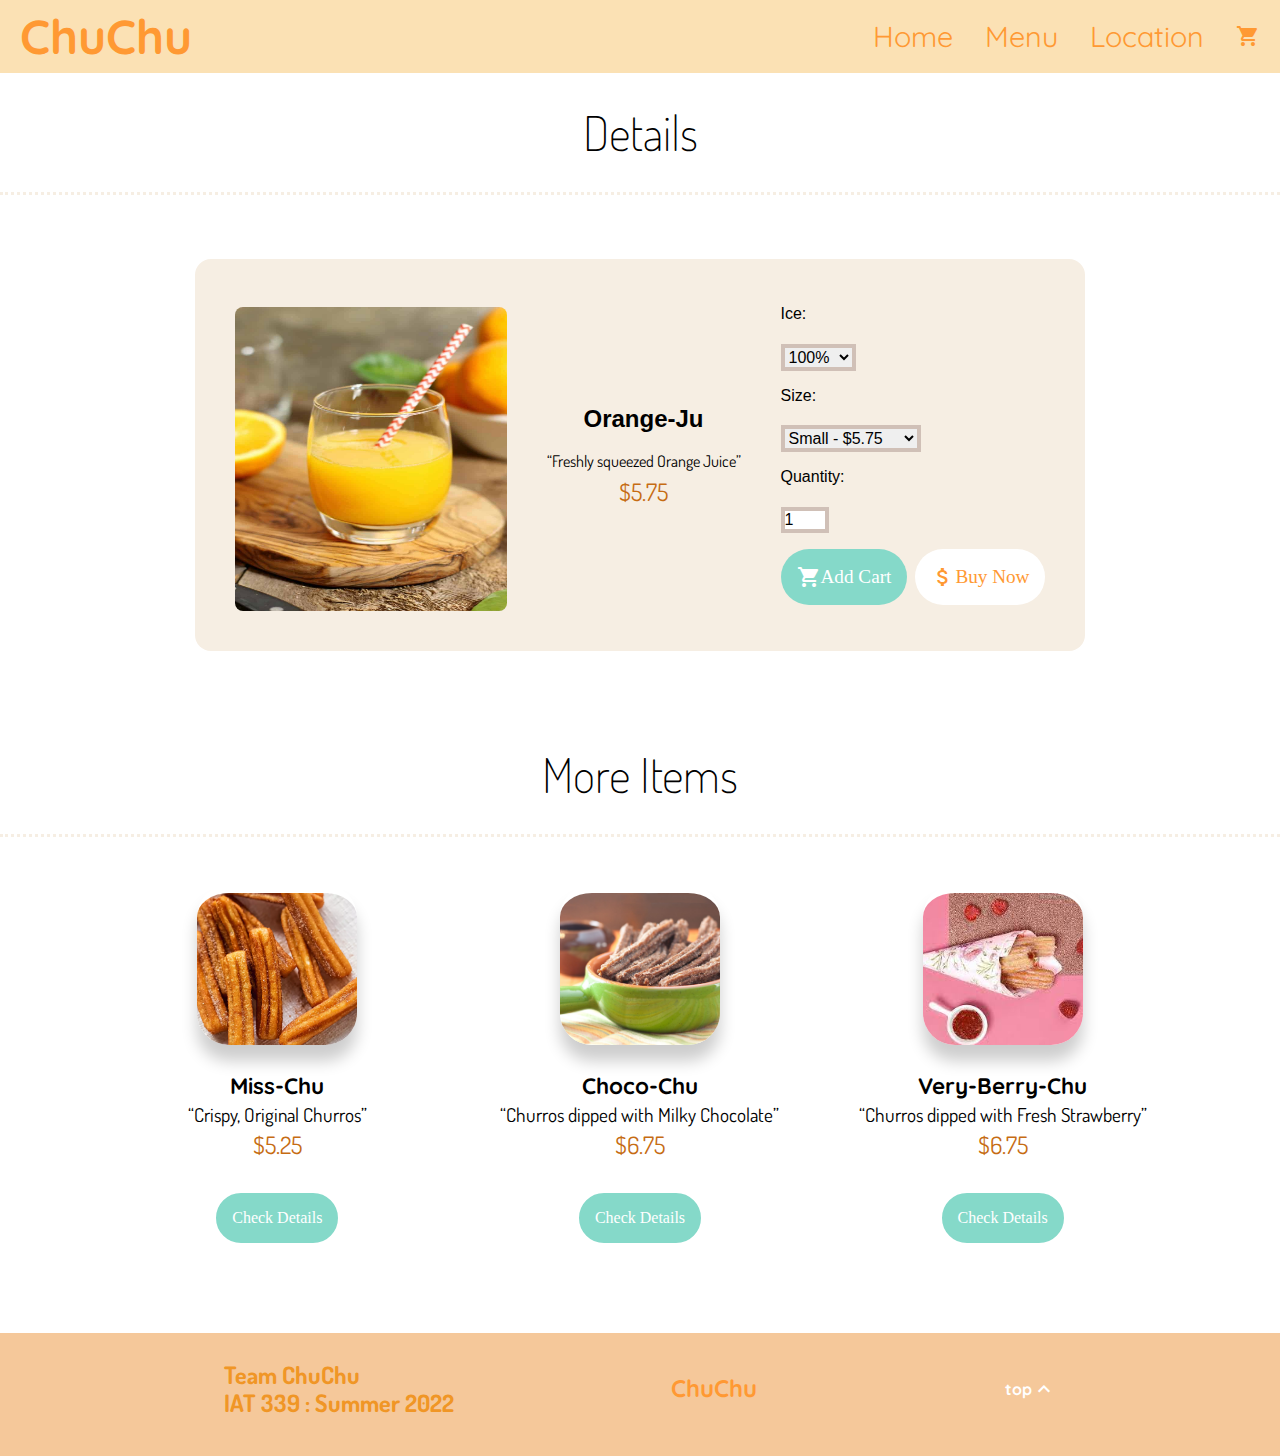
<file: 339_P2_ChuChu_Final/public_html/detailsOrange.html>
<!DOCTYPE html>
<html lang="en">
    <head>
        <meta charset="utf-8">
        <meta name="viewport" content="width=device-width,initial-scale=1">
        
        <title>ChuChu</title>
    
        <link href="css/normalize.css" rel="stylesheet">
        <link href="css/grid.css" rel="stylesheet">
        <link href="css/main.css" rel="stylesheet">
       
    
        <!--font quicksand, inconsolata, dosis-->
    
        <link rel="preconnect" href="https://fonts.googleapis.com">
        <link rel="preconnect" href="https://fonts.gstatic.com" crossorigin>
        <link href="https://fonts.googleapis.com/css2?family=Dosis:wght@500&family=Inconsolata&family=Quicksand:wght@600&display=swap" rel="stylesheet">
        
        <!-- get this line for icon reference:https://www.w3schools.com/icons/icons_reference.asp -->
        <link rel="stylesheet" href="https://cdnjs.cloudflare.com/ajax/libs/font-awesome/4.7.0/css/font-awesome.min.css">
        <link href="https://fonts.googleapis.com/icon?family=Material+Icons" rel="stylesheet">

    </head>
    <body>
       
        <div id="myTopnav" class="header"> 
            <nav>
                <a href="index.html" class="logo font_Quicksand">ChuChu</a>       
                  <div class="header-right">
                    <a href="index.html" > Home </a>
                    <a href="menu.html" >Menu</a>
                    <a href="location.html" >Location</a>
                    <a href="cart.html" >
                        <i class="material-icons">shopping_cart</i>
                        </a>
                    <a href="javascript:void(0);" class="icon" onclick="myFunction()">
                        <i class="fa fa-bars"></i>
                    </a>
                </div>
            </nav>
        </div>


        

        <h1 class="text_center2 font_Dosis">Details</h1>
        <div class="form">
            <div id="productDetail" class="detailsWrapper one two">
                <div class="detailImg">
                    <img src="img/OJ.jpg" alt="original flavor churros image">
                </div>
                <div class="detailForm one">
                    <div class="detailText">
                        <h2>Orange-Ju</h2>
                        <p>“Freshly squeezed Orange Juice”</p>
                        <p class="price">$5.75</p>
                    </div>
                    <div class="detailSelect">
                        <label for="form-ice">Ice:</label>
                        <select name="topping" id="form-topping">
                            <option value="100">100%</option>
                            <option value="75">75%</option>
                            <option value="50">50%</option>
                            <option value="25">25%</option>
                            <option value="0">No Ice</option>
                        </select>

                        <label for="form-topping">Size:</label>
                        <select name="size" id="form-size">
                            <option value="small">Small - $5.75</option>
                            <option value="medium">Medium - $6.25</option>
                            <option value="large">Large - $6.75</option>
                        </select>

                        <label for="form-quantity">Quantity:</label>
                        <input type="number" id="form-name" value="1" class="quantity"  min="1" max="99">
                    
                        <div class="detailButton">
                            <!-- Trigger/open the modal-->
                            <button class="cartButton" id="addCart"> <i class="material-icons">shopping_cart</i> Add Cart</button>

                            <!-- The Modal reference: https://www.w3schools.com/howto/howto_css_modals.asp-->
                            <div id="addCartModal" class="modal">

                                <!-- Modal content -->
                                <div class="modal-content">
                                <span class="close">&times;</span>
                                <p>HooRay-! Added to cart!</p>
                                </div>
                            </div>
                            <a href="cart.html" class="buyButton" id="buyNow"> <i class="material-icons">attach_money</i> Buy Now</a>
                        </div>
                    </div>
                </div>
            </div>
        </div>

        <h2 class="text_center2 font_Dosis"> More Items </h2>
        <div id="moreItem" >
            <section>
                <div class="grid containerWrap three-column two-column one-column">
                   
                    <div class="product_container">
                        <div class="product_img">
                            <a id="missChuB" href="detailsMiss.html">
                                <img src="img/original_c.jpg" alt="original flavor churros image" class="product_image">
                            </a>
                            </div>
                        <div class="product_text">
                            <h3>Miss-Chu</h3>
                            <p>“Crispy, Original Churros”</p>
                            <p class="price">$5.25</p>
                        </div>
                        <div class="product_link">
                            <a id="missChuB" href="detailsMiss.html" class="button">Check Details</a>
                        </div>
                    </div>
        
                    <div class="product_container">
                        <div class="product_img">
                            <a id="chocoChuB" href="detailsChoco.html">
                                <img src="img/choco_c.jpg" alt="Chocolate flavor churros image" class="product_image">
                            </a>
                            </div>
                        <div class="product_text">
                            <h3>Choco-Chu</h3>
                            <p>“Churros dipped with Milky Chocolate”</p>
                            <p class="price">$6.75</p>
                        </div>
                        <div class="product_link">
                            <a id="chocoChuB" href="detailsChoco.html" class="button">Check Details</a>
                        </div>
                    </div>
    
                    <div class="product_container">
                        <div class="product_img">
                            <a id="veryBerryChuB" href="detailsVery.html">
                                <img src="img/straw_c.jpg" alt="Strawberry flavor churros image" class="product_image">
                            </a>
                            </div>
                        <div class="product_text">
                            <h3>Very-Berry-Chu</h3>
                            <p>“Churros dipped with Fresh Strawberry”</p>
                            <p class="price">$6.75</p>
                        </div>
                        <div class="product_link">
                            <a id="veryBerryChuB" href="detailsVery.html" class="button">Check Details</a>
                        </div>
                    </div>

                
    
                </div>
    
               

                   
                
    
    
            </section>

        </div>

        <div class="footer">
            
            <div class="text-right">
                <p>Team ChuChu</p>
                <p>IAT 339 : Summer 2022</p>
            </div>

            <div class="footer_logo">
                <a href="index.html" class="logo font_Quicksand">ChuChu</a> 
            </div>

            <div class="flex_top">
                <a href="#myTopnav" class="top"> top
                <i class="material-icons">expand_less</i>
               </a>
            </div> 
            
        </div>

          <script src="js/nav.js"></script>
          <script src="js/modal.js"></script>
    
        </body>
    </html>
</file>
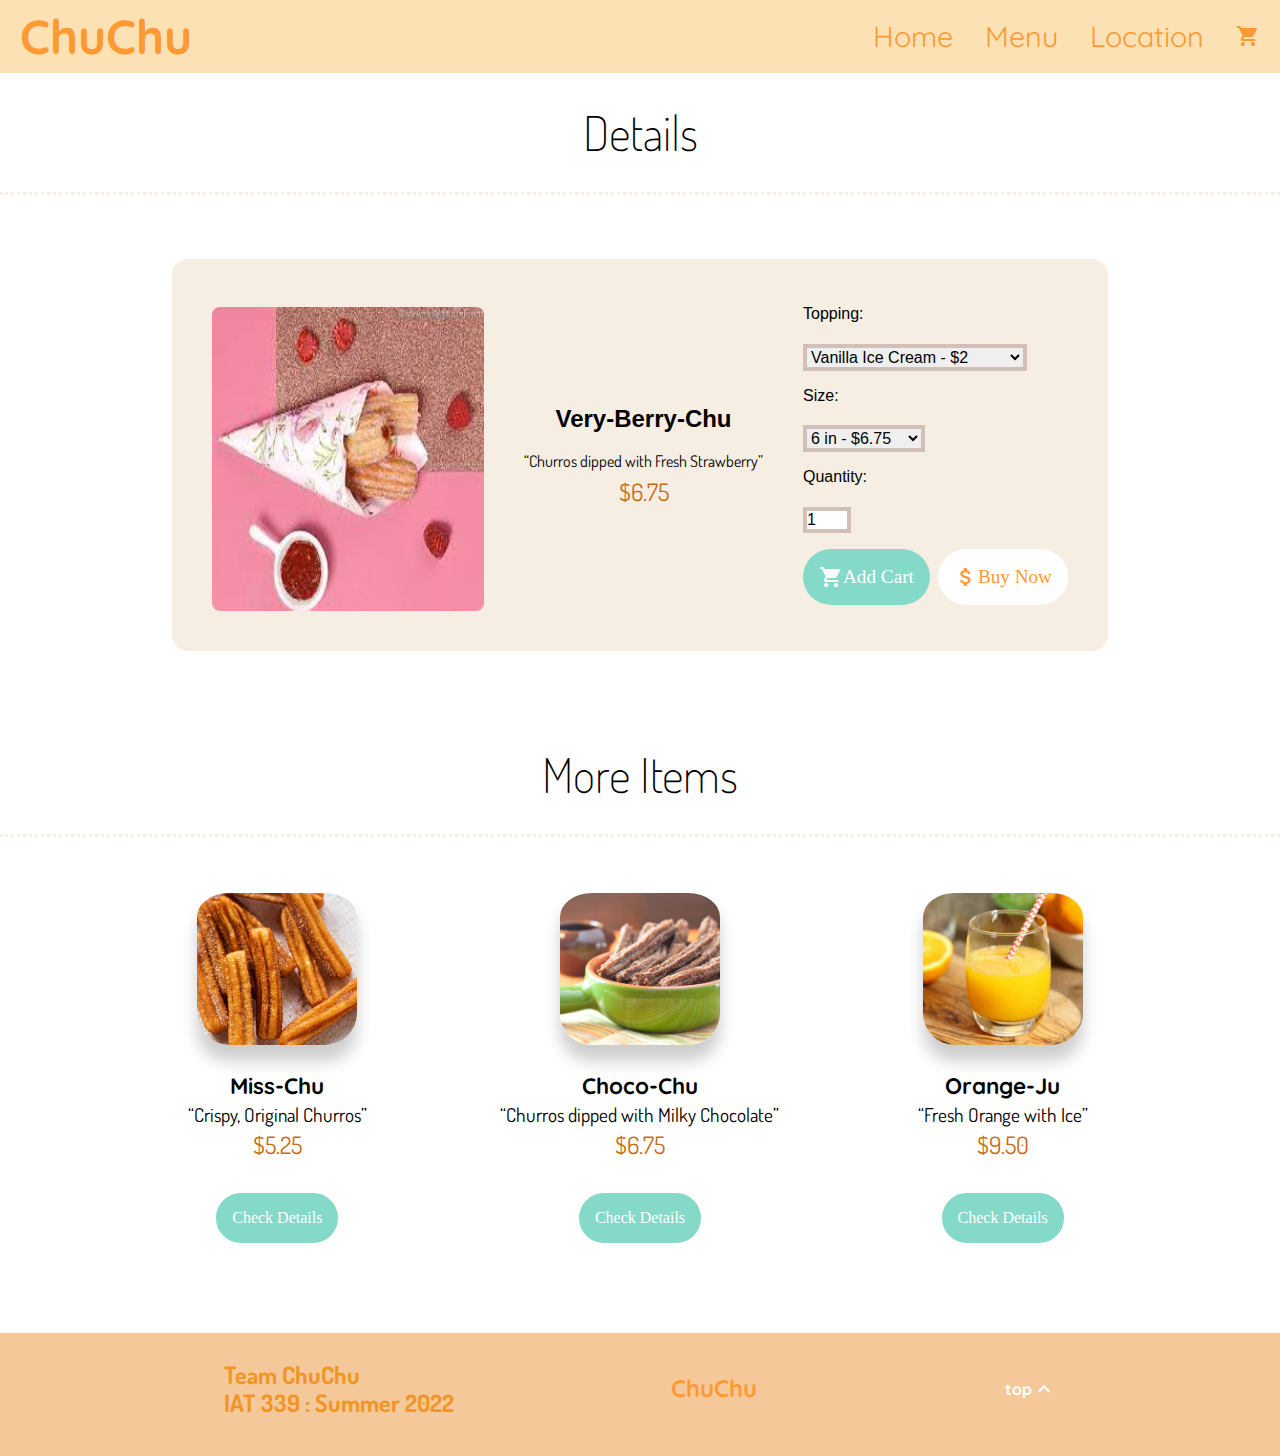
<file: 339_P2_ChuChu_Final/public_html/detailsVery.html>
<!DOCTYPE html>
<html lang="en">
    <head>
        <meta charset="utf-8">
        <meta name="viewport" content="width=device-width,initial-scale=1">
        
        <title>ChuChu</title>
    
        <link href="css/normalize.css" rel="stylesheet">
        <link href="css/grid.css" rel="stylesheet">
        <link href="css/main.css" rel="stylesheet">
       
    
        <!--font quicksand, inconsolata, dosis-->
    
        <link rel="preconnect" href="https://fonts.googleapis.com">
        <link rel="preconnect" href="https://fonts.gstatic.com" crossorigin>
        <link href="https://fonts.googleapis.com/css2?family=Dosis:wght@500&family=Inconsolata&family=Quicksand:wght@600&display=swap" rel="stylesheet">
        
        <!-- get this line for icon reference:https://www.w3schools.com/icons/icons_reference.asp -->
        <link rel="stylesheet" href="https://cdnjs.cloudflare.com/ajax/libs/font-awesome/4.7.0/css/font-awesome.min.css">
        <link href="https://fonts.googleapis.com/icon?family=Material+Icons" rel="stylesheet">

    </head>
    <body>
       
        <div id="myTopnav" class="header"> 
            <nav>
                <a href="index.html" class="logo font_Quicksand">ChuChu</a>       
                  <div class="header-right">
                    <a href="index.html" > Home </a>
                    <a href="menu.html" >Menu</a>
                    <a href="location.html" >Location</a>
                    <a href="cart.html" >
                        <i class="material-icons">shopping_cart</i>
                        </a>
                    <a href="javascript:void(0);" class="icon" onclick="myFunction()">
                        <i class="fa fa-bars"></i>
                    </a>
                </div>
            </nav>
        </div>


        

        <h1 class="text_center2 font_Dosis">Details</h1>
        <div class="form">
            <div id="productDetail" class="detailsWrapper one two">
                <div class="detailImg">
                    <img src="img/straw_c.jpg" alt="Strawberry flavor churros image">
                </div>
                <div class="detailForm one">
                    <div class="detailText">
                        <h2>Very-Berry-Chu</h2>
                        <p>“Churros dipped with Fresh Strawberry”</p>
                        <p class="price">$6.75</p>
                    </div>
                    <div class="detailSelect">
                        <label for="form-topping">Topping:</label>
                        <select name="topping" id="form-topping">
                            <option value="vanillaIce">Vanilla Ice Cream - $2 </option>
                            <option value="chocolateIce">Chocolate Ice Cream - $2.5</option>
                            <option value="sprinkles">Sprinkles - $1</option>
                            <option value="almond">Almonds - $1.5</option>
                        </select>

                        <label for="form-topping">Size:</label>
                        <select name="size" id="form-size">
                            <option value="6in">6 in - $6.75</option>
                            <option value="9in">9 in - $8.5</option>
                            <option value="12in">12 in- $10.75</option>
                        </select>

                        <label for="form-quantity">Quantity:</label>
                        <input type="number" id="form-name" class="quantity" value="1" min="1" max="99">
                    
                        <div class="detailButton">
                            <!-- Trigger/open the modal-->
                            <button class="cartButton" id="addCart"> <i class="material-icons">shopping_cart</i> Add Cart</button>

                            <!-- The Modal reference: https://www.w3schools.com/howto/howto_css_modals.asp-->
                            <div id="addCartModal" class="modal">

                                <!-- Modal content -->
                                <div class="modal-content">
                                <span class="close">&times;</span>
                                <p>HooRay-! Added to cart!</p>
                                </div>
                            </div>
                            <a href="cart.html" class="buyButton" id="buyNow"> <i class="material-icons">attach_money</i> Buy Now</a>
                        </div>
                    </div>
                </div>
            </div>
        </div>
        
            

        <h2 class="text_center2 font_Dosis"> More Items </h2>
        <div id="moreItem" >
            <section>
                <div class="grid containerWrap three-column two-column one-column">
                   
        
                    <div class="product_container">
                        <div class="product_img">
                            <a id="missChuB" href="detailsMiss.html">
                                <img src="img/original_c.jpg" alt="original flavor churros image" class="product_image">
                            </a>
                            </div>
                        <div class="product_text">
                            <h3>Miss-Chu</h3>
                            <p>“Crispy, Original Churros”</p>
                            <p class="price">$5.25</p>
                        </div>
                        <div class="product_link">
                            <a id="missChuB" href="detailsMiss.html" class="button">Check Details</a>
                        </div>
                    </div>
    
                    <div class="product_container">
                        <div class="product_img">
                            <a id="chocoChuB" href="detailsChoco.html">
                                <img src="img/choco_c.jpg" alt="Chocolate flavor churros image" class="product_image">
                            </a>
                            </div>
                        <div class="product_text">
                            <h3>Choco-Chu</h3>
                            <p>“Churros dipped with Milky Chocolate”</p>
                            <p class="price">$6.75</p>
                        </div>
                        <div class="product_link">
                            <a id="chocoChuB" href="detailsChoco.html" class="button">Check Details</a>
                        </div>
                    </div>

                    <div class="product_container">
                        <div class="product_img">
                            <a id="orangeJuiceB" href="detailsOrange.html">
                                <img src="img/OJ.jpg" alt="orange Juice image" class="product_image">
                            </a>
                            </div>
                        <div class="product_text">
                            <h3>Orange-Ju</h3>
                            <p>“Fresh Orange with Ice”</p>
                            <p class="price">$9.50</p>
                        </div>
                        <div class="product_link">
                            <a id="orangeJuiceB" href="detailsOrange.html" class="button">Check Details</a>
                        </div>
                    </div>
    
                </div>
    
               

                   
                
    
    
            </section>

        </div>

        <div class="footer">
            
            <div class="text-right">
                <p>Team ChuChu</p>
                <p>IAT 339 : Summer 2022</p>
            </div>

            <div class="footer_logo">
                <a href="index.html" class="logo font_Quicksand">ChuChu</a> 
            </div>

            <div class="flex_top">
                <a href="#myTopnav" class="top"> top
                <i class="material-icons">expand_less</i>
               </a>
            </div> 
            
        </div>


          <script src="js/nav.js"></script>
          <script src="js/modal.js"></script>
    
        </body>
    </html>
</file>
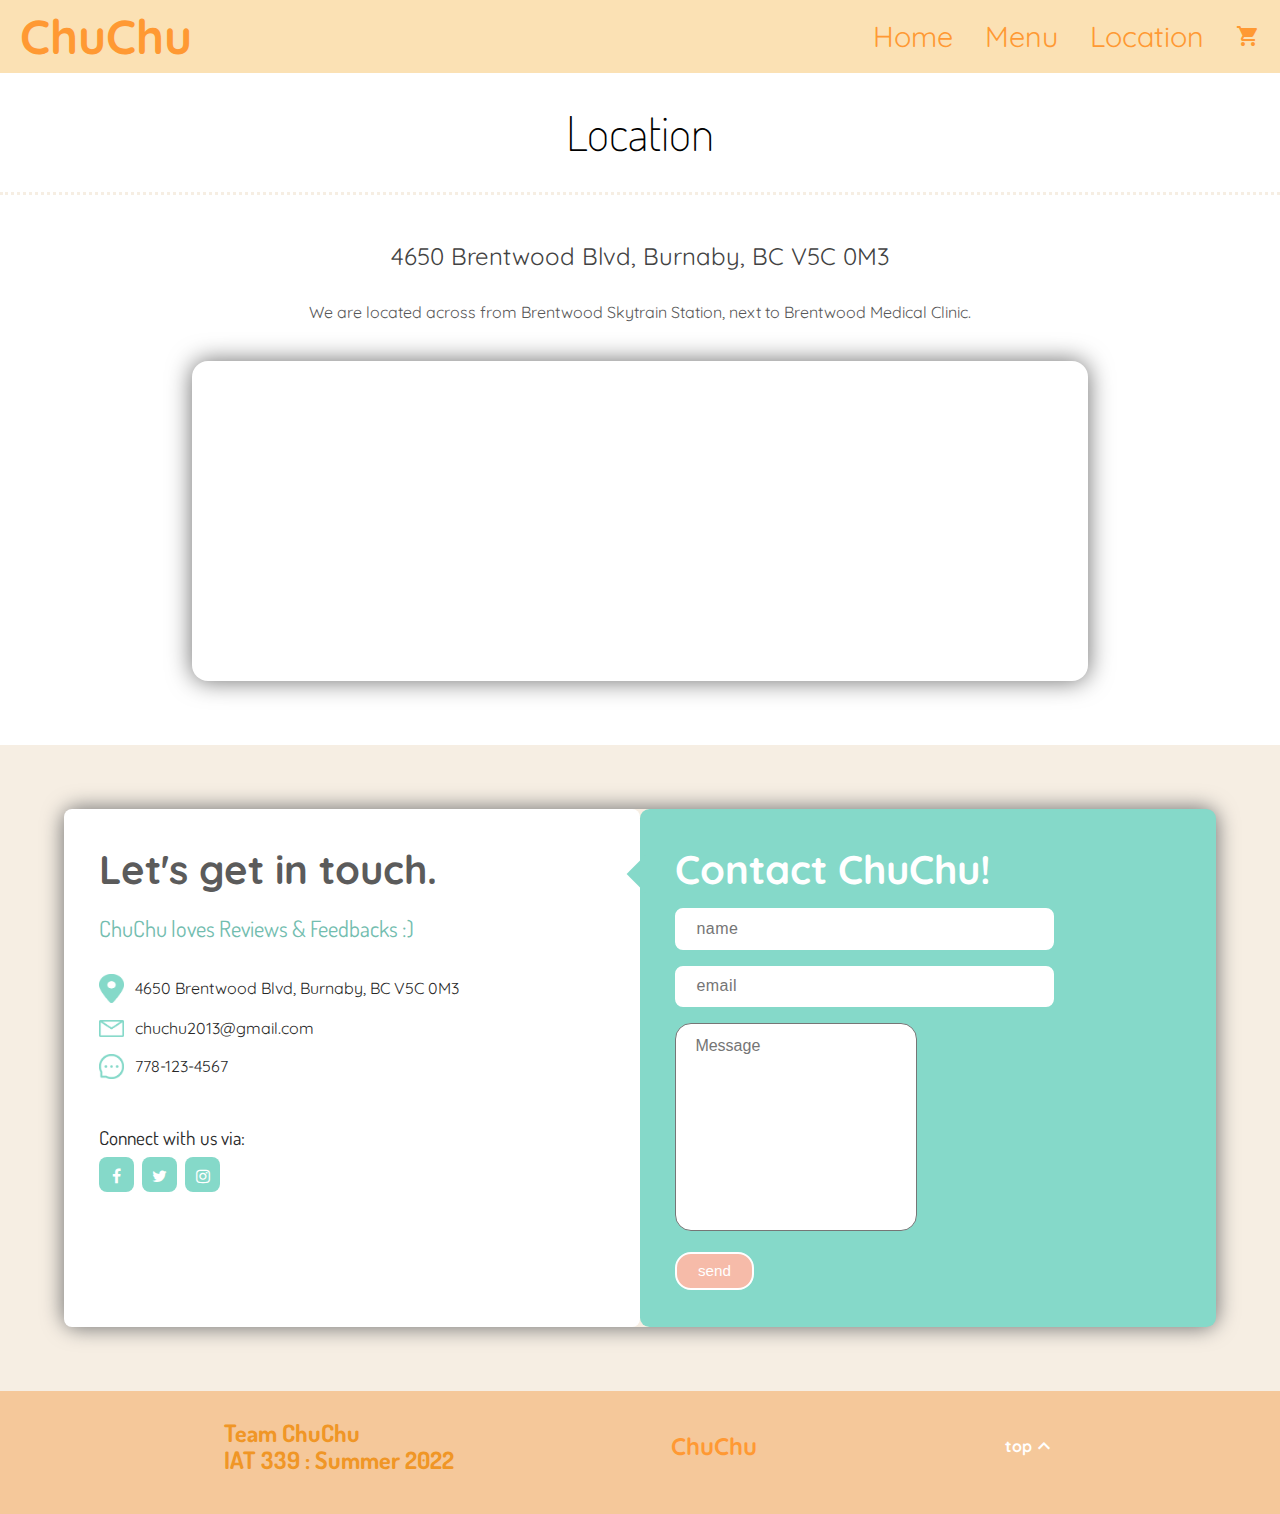
<file: 339_P2_ChuChu_Final/public_html/location.html>
<!DOCTYPE html>
<html lang="en">
    <head>
        <meta charset="utf-8">
        <meta name="viewport" content="width=device-width,initial-scale=1">
        
        <title>ChuChu</title>
    
        <link href="css/normalize.css" rel="stylesheet">
        <link href="css/grid.css" rel="stylesheet">
        <link href="css/main.css" rel="stylesheet">
       
    
        <!--font quicksand, inconsolata, dosis-->
    
        <link rel="preconnect" href="https://fonts.googleapis.com">
        <link rel="preconnect" href="https://fonts.gstatic.com" crossorigin>
        <link href="https://fonts.googleapis.com/css2?family=Dosis:wght@500&family=Inconsolata&family=Quicksand:wght@600&display=swap" rel="stylesheet">
        
        <!-- get this line for icon reference:https://www.w3schools.com/icons/icons_reference.asp -->
        <link rel="stylesheet" href="https://cdnjs.cloudflare.com/ajax/libs/font-awesome/4.7.0/css/font-awesome.min.css">
        <link href="https://fonts.googleapis.com/icon?family=Material+Icons" rel="stylesheet">

    </head>
    
    <div id="myTopnav" class="header"> 
      <nav>
          <a href="index.html" class="logo font_Quicksand">ChuChu</a>       
            <div class="header-right">
              <a href="index.html" > Home </a>
              <a href="menu.html" >Menu</a>
              <a href="location.html" >Location</a>
              <a href="cart.html" >
                  <i class="material-icons">shopping_cart</i>
                  </a>
              <a href="javascript:void(0);" class="icon" onclick="myFunction()">
                  <i class="fa fa-bars"></i>
              </a>
          </div>
      </nav>
  </div>

    <h1 class="text_center2 font_Dosis">Location</h1>
    
  </div>
    <div class="grid one-column font_Quicksand">
        <p class="loc font_Quicksand">4650 Brentwood Blvd, Burnaby, BC V5C 0M3</p>
        <p class="locExplained font_Quicksand">We are located across from Brentwood Skytrain Station, next to Brentwood Medical Clinic.</p>
    </div>
  <div class="flex_loc">
    <div class="enlarge">
      <iframe 
      src="https://www.google.com/maps/embed?pb=!1m18!1m12!1m3!1d83311.
      93033211496!2d-123.13950088359373!3d49.26696350000001!2m3!1f0!2f0!3f0!3m2
      !1i1024!2i768!4f13.1!3m3!1m2!1s0x5486774af0d5a3d7%3A0x363f7f84bc84e0f!2sB
      rentwood%20Tower%20Three!5e0!3m2!1sen!2sca!4v1656298719795!5m2!1sen!2sca" 
      width="100%" height="100%" style="border:0;" allowfullscreen=""
      loading="lazy" referrerpolicy="no-referrer-when-downgrade">
      </iframe>
    </div>
  </div>
      <div class="contact">
        <div class="formy">
          <div class="contact-info">
            <h2 class="titleF font_Quicksand">Let's get in touch.</h2>   
            <p class="text">
              ChuChu loves Reviews & Feedbacks :)
            </p> 

            <div class="info">
              <div class="information">
                <img src="img/locationi2.png" class="icons" alt="icon for location"/>
                <p class="bolde font_Quicksand">4650 Brentwood Blvd, Burnaby, BC V5C 0M3</p>
              </div>
              <div class="information">
                <img src="img/message4.png" class="icons" alt="icon for email"/>
                <p class="bolde font_Quicksand">chuchu2013@gmail.com</p>
              </div>
              <div class="information">
                <img src="img/message3.png" class="icons" alt="icon for message"/>
                <p class="bolde font_Quicksand">778-123-4567</p>
              </div>
            </div>

            <div class="social-media">
              <p class="boldee">Connect with us via: </p>
              <div class="social-icons">
                <a href="#">
                  <i class="fa fa-facebook"></i>
                </a>
                <a href="#">
                  <i class="fa fa-twitter"></i>
                </a>
                <a href="#">
                  <i class="fa fa-instagram"></i>
                </a>

              </div>
            </div>
          </div>

            <div class="contact-form">

              <form action="index.html" autocomplete="off">
                <h3 class="titley">Contact ChuChu!</h3>

                <div class="input-container">
               
                  <input type="text" name="name" placeholder="name" class="input"/>
                  <span>Name</span>
                </div>

                <div class="input-container">
               
                  <input type="email" name="email" placeholder="email" class="input"/>
                  <span>Email</span>
                </div>
    
                <div class="input-container textarea">
                  
                  <textarea name="message" placeholder="Message" class="input"></textarea>
                  <span>Message</span>
                </div>
                <input type="submit" value="send" class="sendbtn"/>
              </form>
            </div>
          </div>
        </div>

      </div>
    </div>

    <div class="footer">
            
      <div class="text-right">
          <p>Team ChuChu</p>
          <p>IAT 339 : Summer 2022</p>
      </div>

      <div class="footer_logo">
          <a href="index.html" class="logo font_Quicksand">ChuChu</a> 
      </div>

      <div class="flex_top">
          <a href="#myTopnav" class="top"> top
          <i class="material-icons">expand_less</i>
         </a>
      </div> 
      
  </div>

    <script src="js/nav.js"></script>
    
  </body>
</html>
</file>
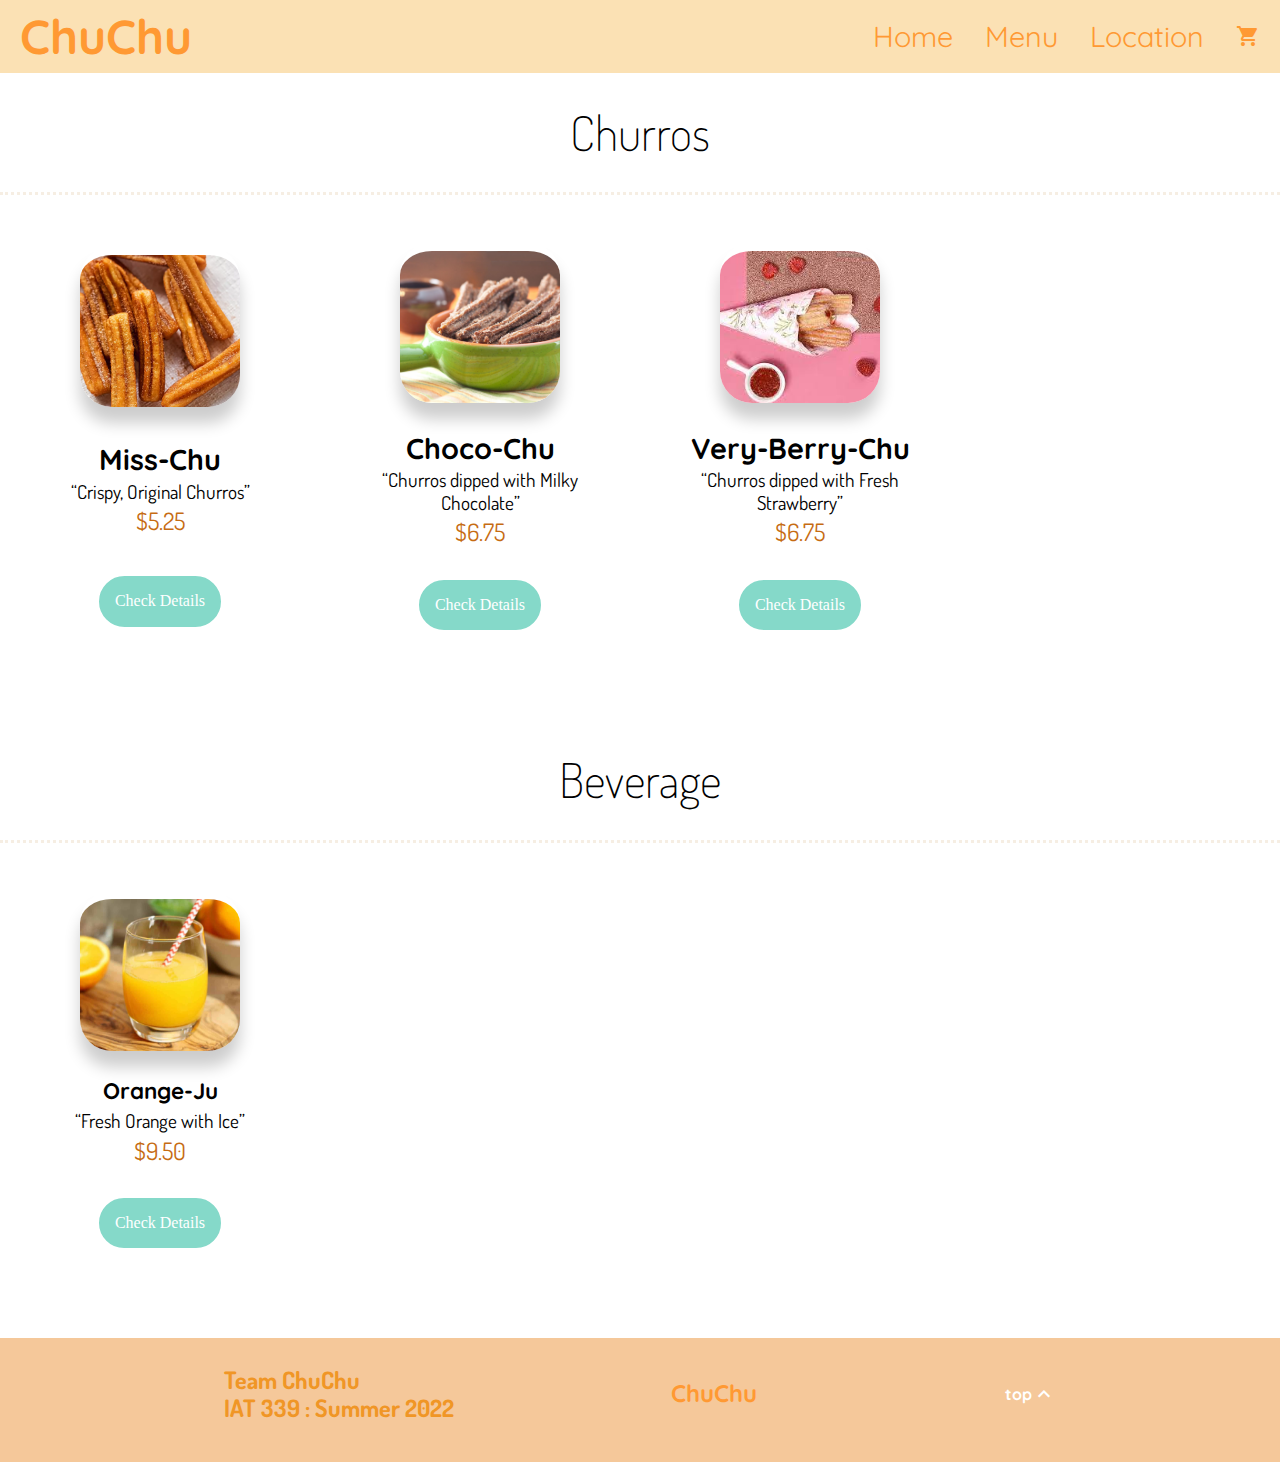
<file: 339_P2_ChuChu_Final/public_html/menu.html>
<!DOCTYPE html>
<html lang="en">
    <head>
        <meta charset="utf-8">
        <meta name="viewport" content="width=device-width,initial-scale=1">
        
        <title>ChuChu</title>
    
        <link href="css/normalize.css" rel="stylesheet">
        <link href="css/grid.css" rel="stylesheet">
        <link href="css/main.css" rel="stylesheet">
       
    
        <!--font quicksand, inconsolata, dosis-->
    
        <link rel="preconnect" href="https://fonts.googleapis.com">
        <link rel="preconnect" href="https://fonts.gstatic.com" crossorigin>
        <link href="https://fonts.googleapis.com/css2?family=Dosis:wght@500&family=Inconsolata&family=Quicksand:wght@600&display=swap" rel="stylesheet">
        
        <!-- get this line for icon reference:https://www.w3schools.com/icons/icons_reference.asp -->
        <link rel="stylesheet" href="https://cdnjs.cloudflare.com/ajax/libs/font-awesome/4.7.0/css/font-awesome.min.css">
        <link href="https://fonts.googleapis.com/icon?family=Material+Icons" rel="stylesheet">

    </head>
    <body>
       
        <div id="myTopnav" class="header"> 
            <nav>
                <a href="index.html" class="logo font_Quicksand">ChuChu</a>       
                  <div class="header-right">
                    <a href="index.html" > Home </a>
                    <a href="menu.html" >Menu</a>
                    <a href="location.html" >Location</a>
                    <a href="cart.html" >
                        <i class="material-icons">shopping_cart</i>
                        </a>
                    <a href="javascript:void(0);" class="icon" onclick="myFunction()">
                        <i class="fa fa-bars"></i>
                    </a>
                </div>
            </nav>
        </div>

        <h1 class="text_center2 font_Dosis">Churros</h1>
        <section>
            <div class="grid containerWrap four-column two-column one-column">
                <div class="product_container">
                    <div class="product_img">
                        <a id="missChuB" href="detailsMiss.html">
                            <!-- image reference: https://recipes.timesofindia.com/recipes/churros/rs75672255.cms-->
                            <img src="img/original_c.jpg" alt="original flavor churros image" class="product_image">
                        </a>
                        </div>
                    <div class="product_text">
                        <h2>Miss-Chu</h2>
                        <p>“Crispy, Original Churros”</p>
                        <p class="price">$5.25</p>
                    </div>
                    <div class="product_link">
                        <a id="missChuB" href="detailsMiss.html" class="button">Check Details</a>
                    </div>
                </div>
    
                <div class="product_container">
                    <div class="product_img">
                        <a id="chocoChuB" href="detailsChoco.html">
                            <!-- image reference: https://www.mommiecooks.com/2011/02/18/how-to-make-churros/-->
                            <img src="img/choco_c.jpg" alt="Chocolate flavor churros image" class="product_image">
                        </a>
                        </div>
                    <div class="product_text">
                        <h2>Choco-Chu</h2>
                        <p>“Churros dipped with Milky Chocolate”</p>
                        <p class="price">$6.75</p>
                    </div>
                    <div class="product_link">
                        <a id="chocoChuB" href="detailsChoco.html" class="button">Check Details</a>
                    </div>
                </div>

                <div class="product_container">
                    <div class="product_img">
                        <a id="veryBerryChuB" href="detailsVery.html">
                            <!--image reference: https://www.meilleurduchef.com/en/recipe/strawberry-raspberry-filled-churros.html-->
                            <img src="img/straw_c.jpg" alt="Strawberry flavor churros image" class="product_image">
                        </a>
                        </div>
                    <div class="product_text">
                        <h2>Very-Berry-Chu</h2>
                        <p>“Churros dipped with Fresh Strawberry”</p>
                        <p class="price">$6.75</p>
                    </div>
                    <div class="product_link">
                        <a id="veryBerryChuB" href="detailsVery.html" class="button">Check Details</a>
                    </div>
                </div>

            </div>

            <h2 class="text_center2 font_Dosis">Beverage</h2>
            <div class="grid containerWrap four-column two-column one-column">
                <div class="product_container">
                    <div class="product_img">
                        <a id="orangeJuiceB" href="detailsOrange.html">
                            <!--image reference: https://www.earthfoodandfire.com/fresh-squeezed-orange-juice/-->
                            <img src="img/OJ.jpg" alt="orange Juice image" class="product_image">
                        </a>
                        </div>
                    <div class="product_text">
                        <h3>Orange-Ju</h3>
                        <p>“Fresh Orange with Ice”</p>
                        <p class="price">$9.50</p>
                    </div>
                    <div class="product_link">
                        <a id="orangeJuiceB" href="detailsOrange.html" class="button">Check Details</a>
                    </div>
                </div>
            </div>
        </section>

        <div class="footer">
            
            <div class="text-right">
                <p>Team ChuChu</p>
                <p>IAT 339 : Summer 2022</p>
            </div>

            <div class="footer_logo">
                <a href="index.html" class="logo font_Quicksand">ChuChu</a> 
            </div>

            <div class="flex_top">
                <a href="#myTopnav" class="top"> top
                <i class="material-icons">expand_less</i>
               </a>
            </div> 
            
        </div>

        <script src="js/nav.js"></script>

    </body>
</html>
</file>
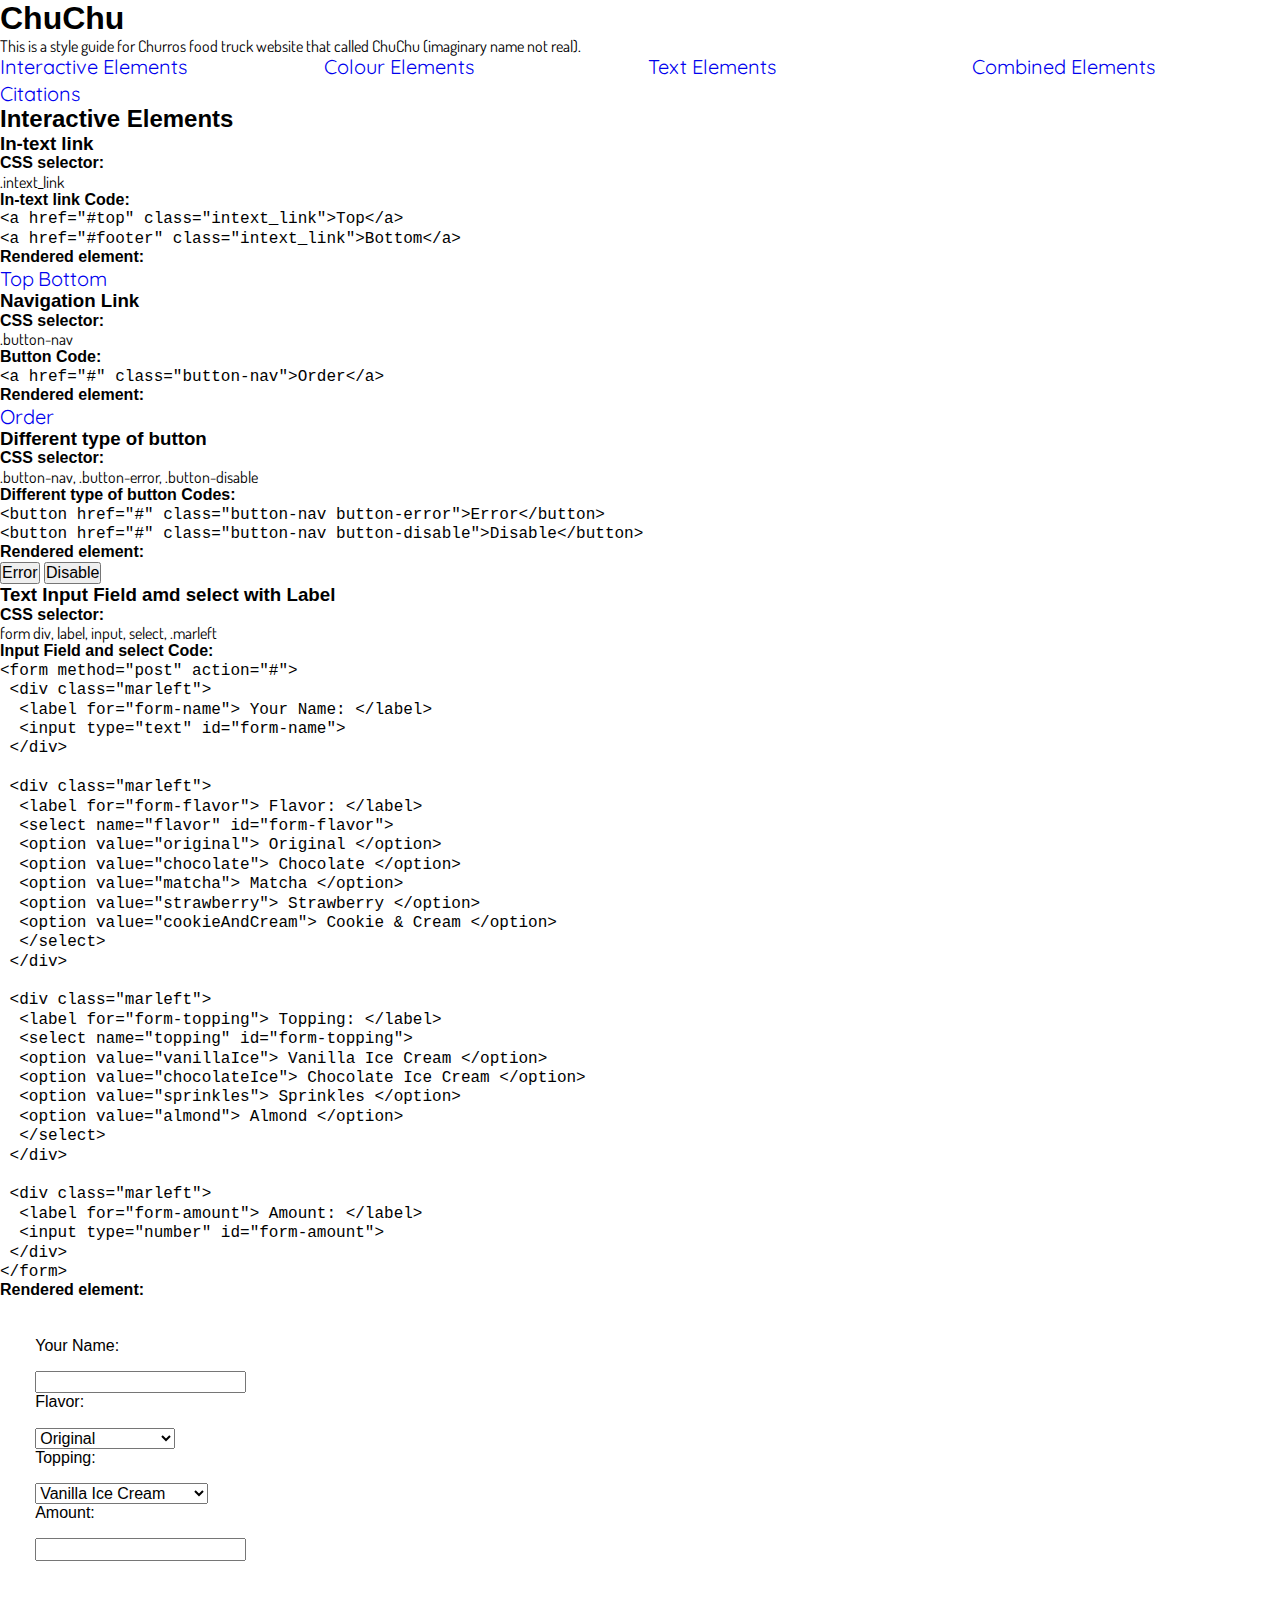
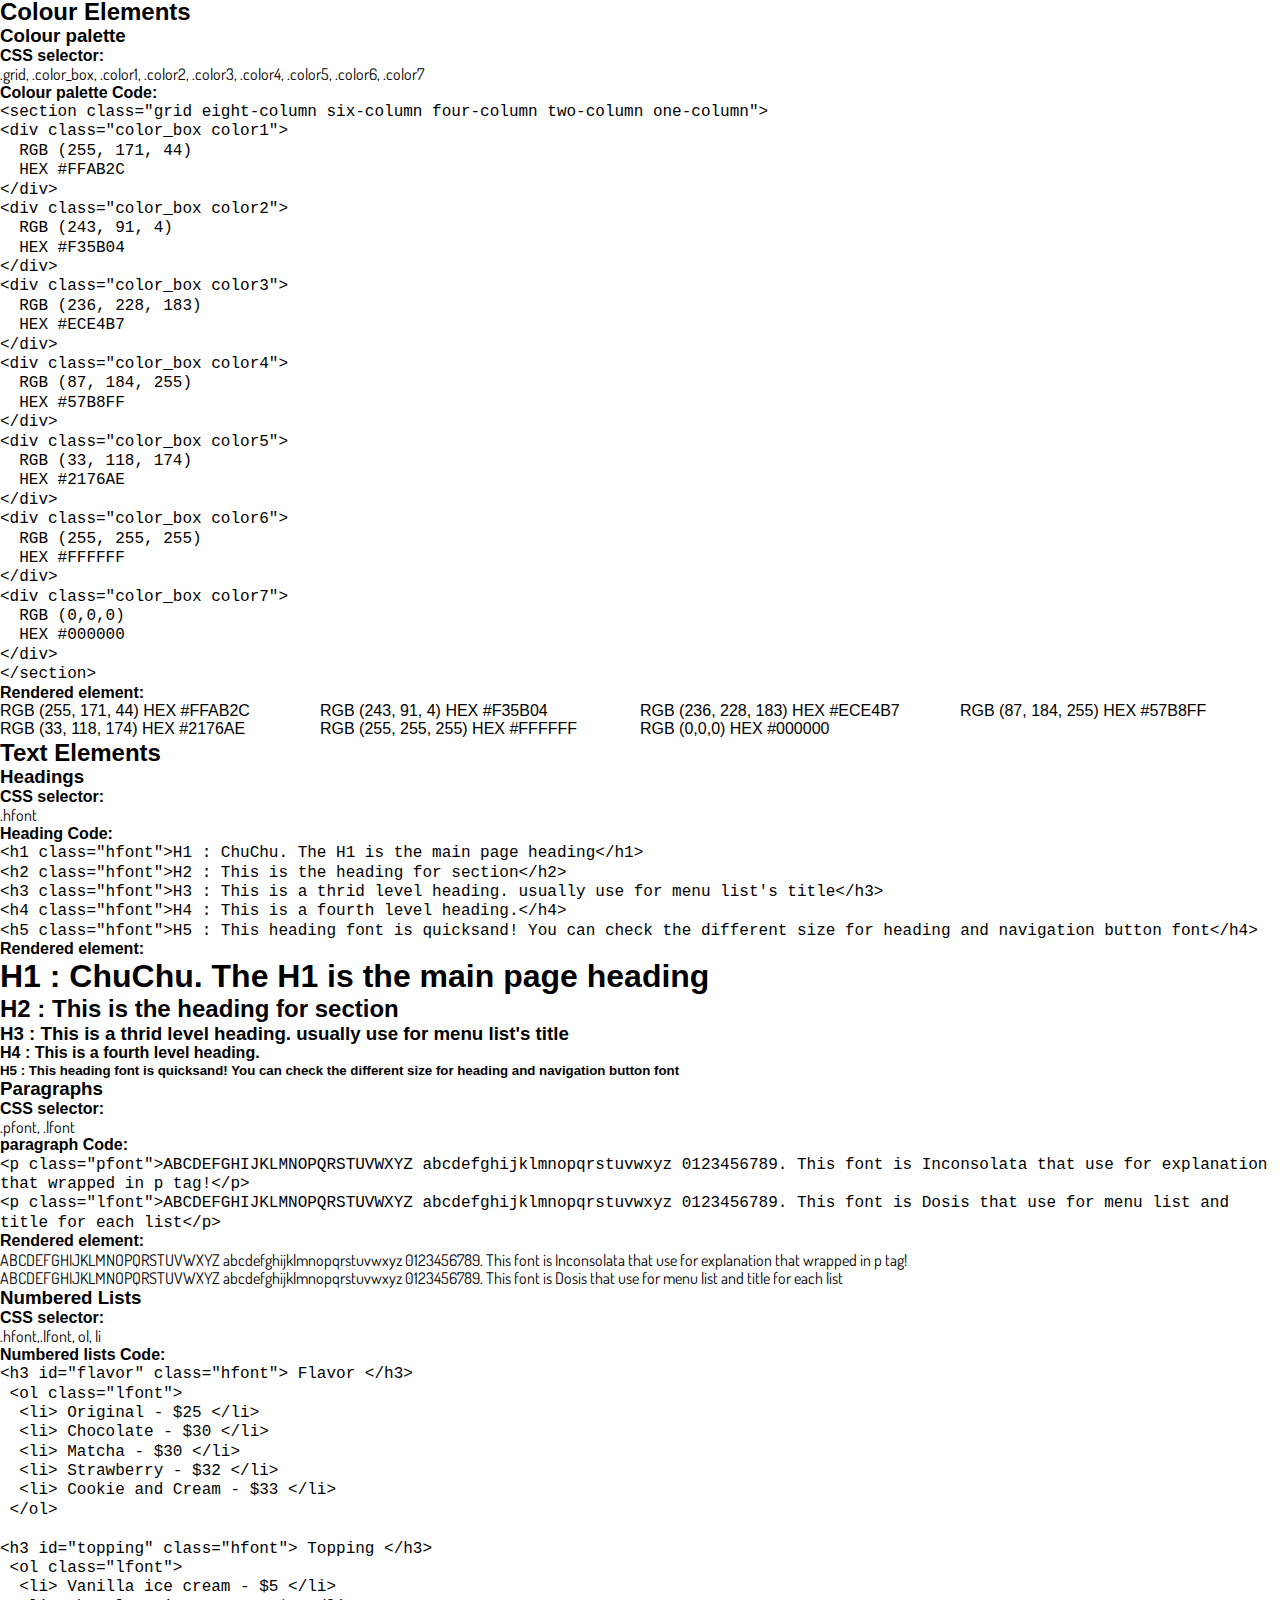
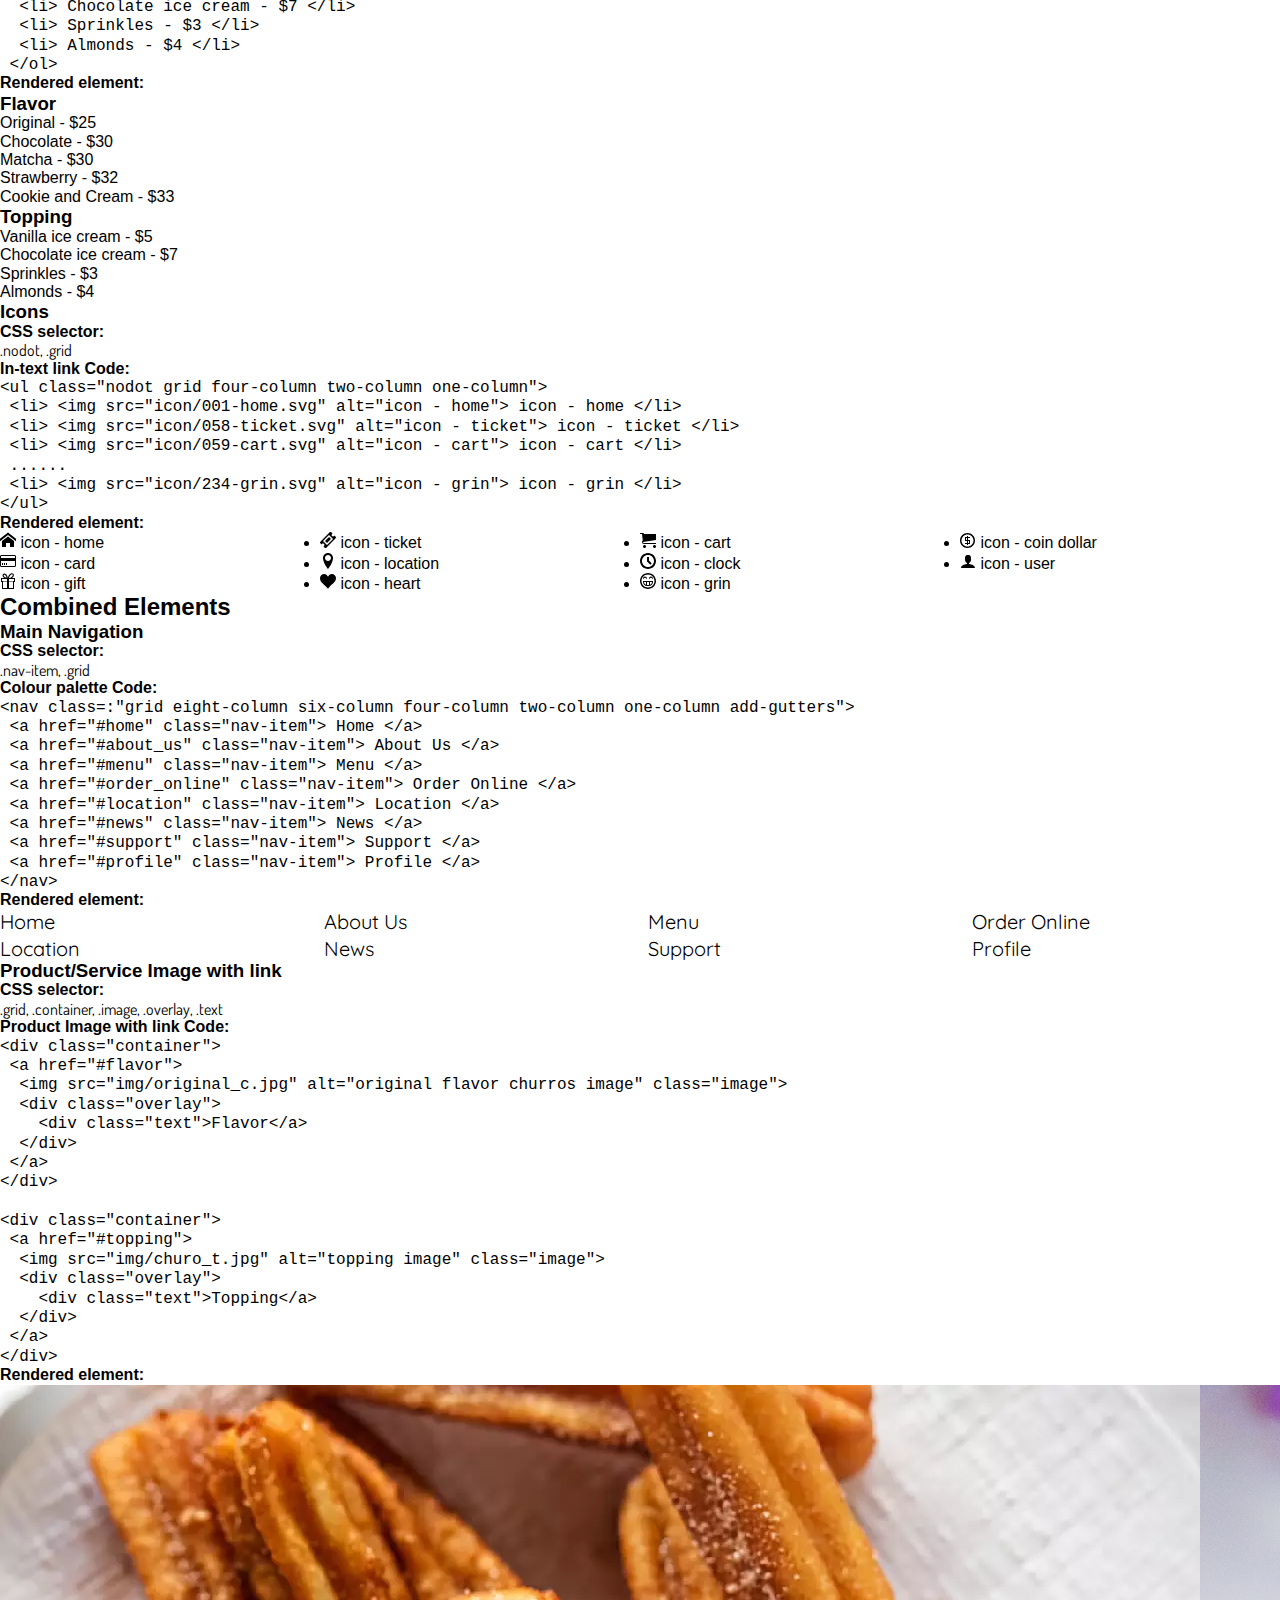
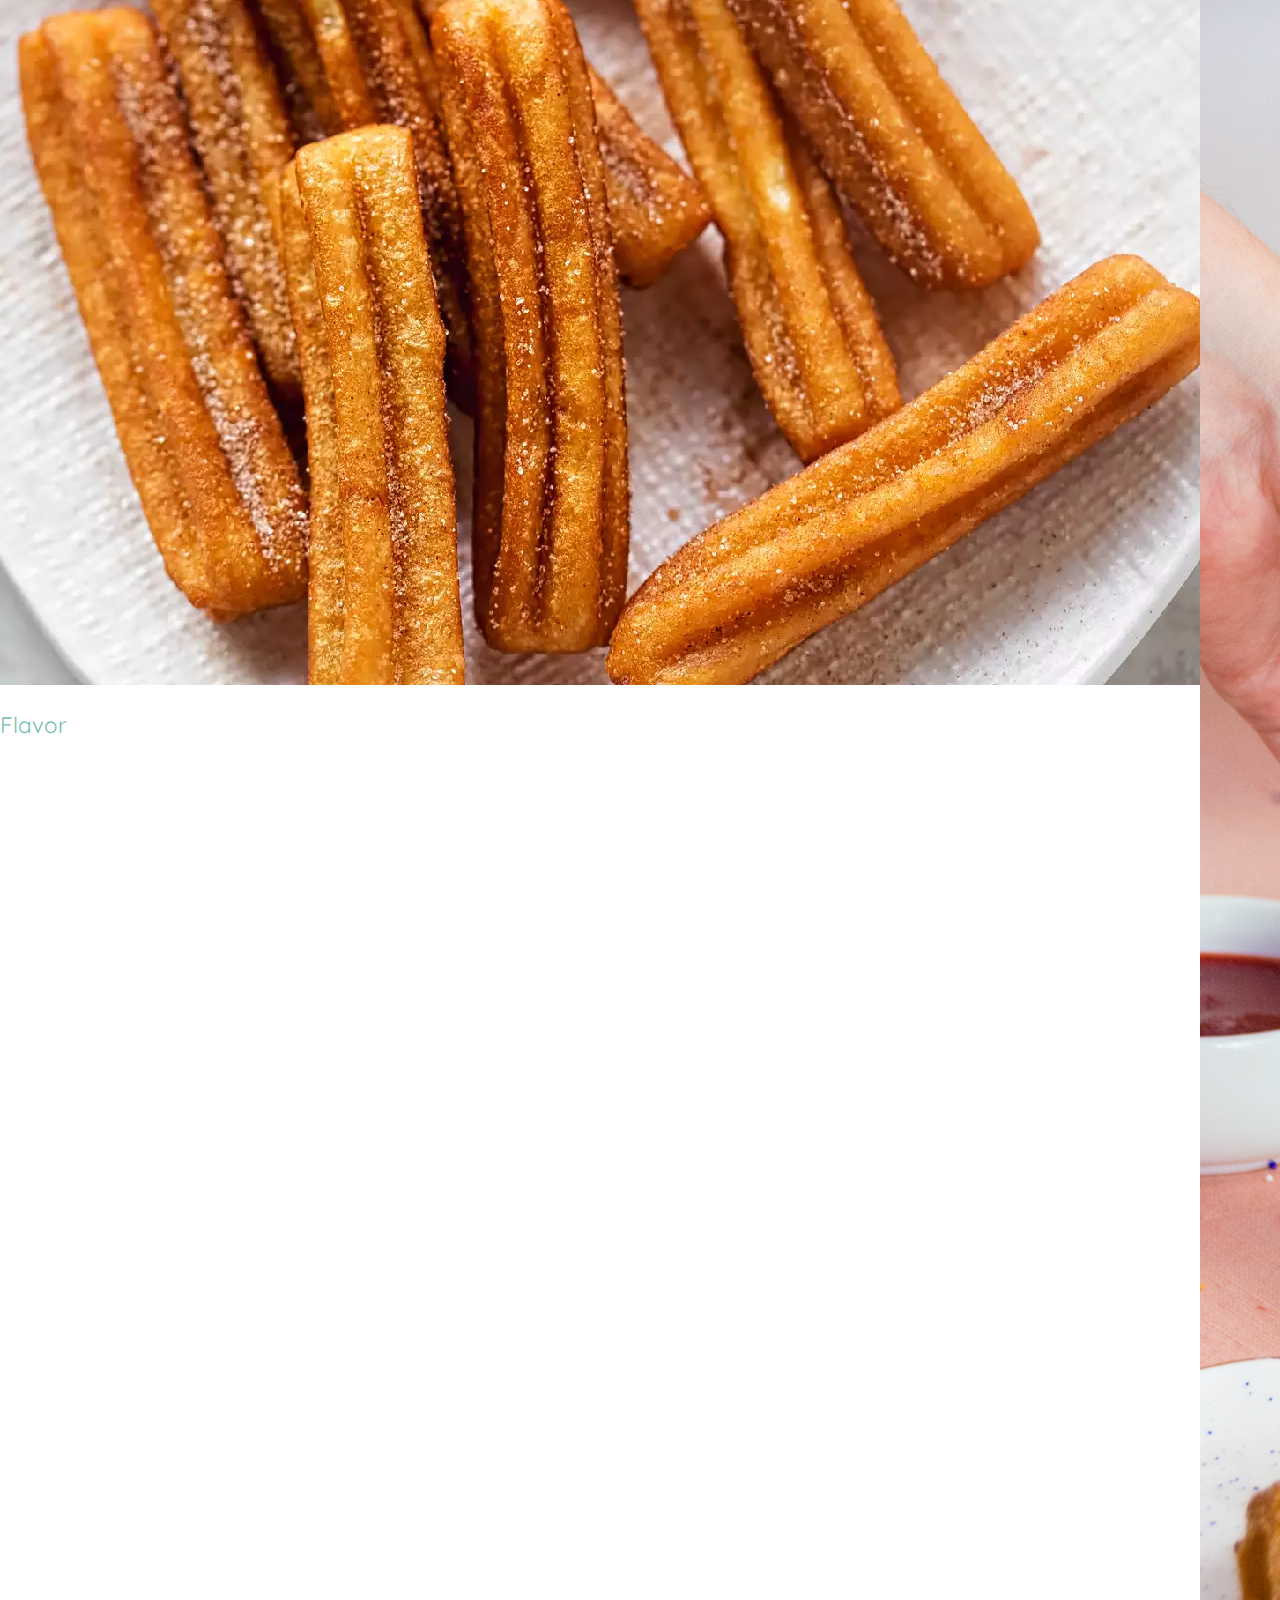
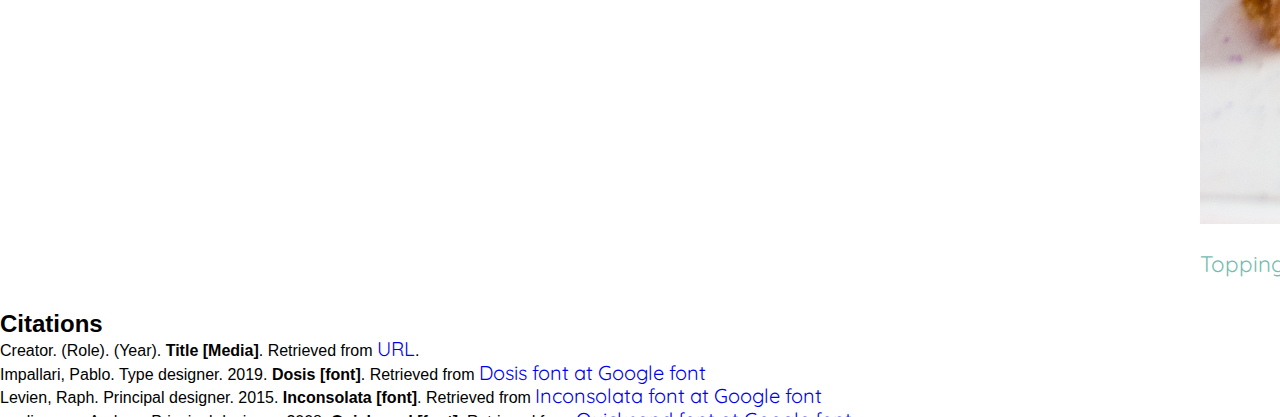
<file: 339_P2_ChuChu_Final/public_html/styleguide.html>
<!DOCTYPE html>
<!-- Base is from https://andrewh.ca/teaches/web_design_and_development/projects/01/Style_Guide_Template.zip -->
<!-- Decided to use Sooa's P1 Style Guide for churros food truck website-->
<html lang="en">

  <head>
   
    <meta charset="utf-8">
    <meta name="viewport" content="width=device-width, initial-scale=1">

    <title>ChuChu</title>

    <link href="css/normalize.css" rel="stylesheet">
    <link href="css/grid.css" rel="stylesheet">
    <link href="css/main.css" rel="stylesheet">
   

    <!--font quicksand for h, inconsolata for p, dosis for li-->

    <link rel="preconnect" href="https://fonts.googleapis.com">
    <link rel="preconnect" href="https://fonts.gstatic.com" crossorigin>
    <link href="https://fonts.googleapis.com/css2?family=Dosis:wght@500&family=Inconsolata&family=Quicksand:wght@600&display=swap" rel="stylesheet">

  </head>

  <body>

    <header>
      <h1 class="hfont" id="top">ChuChu</h1>

      <p>This is a style guide for Churros food truck website that called ChuChu (imaginary name not real). </p>


      <nav class="grid six-column four-column two-column one-column add-gutters">        
        <a href="#interactive_elements" class="nav-main-item ">Interactive Elements</a>
        <a href="#colour_elements" class="nav-main-item ">Colour Elements</a>
        <a href="#text_elements" class="nav-main-item ">Text Elements</a>
        <a href="#combined_elements" class="nav-main-item ">Combined Elements</a>
        <a href="#citations" class="nav-main-item ">Citations</a>
      </nav>
	</header>



    <!-- INTERACTIVE ELEMENTS SECTION // -->
    <section id="interactive_elements" class="element_T">
      <h2>Interactive Elements</h2>


      <section class="element">
        <h3>In-text link</h3>

        <h4>CSS selector:</h4>
        <p>.intext_link</p>

        <h4>In-text link Code:</h4>
        <code>
            &lt;a href="#top" class="intext_link"&gt;Top&lt;/a&gt;<br>
            &lt;a href="#footer" class="intext_link"&gt;Bottom&lt;/a&gt;
        </code>


        <h4>Rendered element:</h4>
        <a href="#top" class="intext_link">Top</a>
        <a href="#footer" class="intext_link">Bottom</a>

      </section>


      <!-- Default Button styling section  get idea from here :https://maxquattromani.com/styleguide/-->
      <section class="element">

        <h3>Navigation Link</h3>

        <h4>CSS selector:</h4>
        <p>.button-nav</p>

        <h4>Button Code:</h4>
        <code>&lt;a href="#" class="button-nav"&gt;Order&lt;/a&gt;</code>

        <h4>Rendered element:</h4>
        <a class="button-nav" href="#">Order</a>

        </section>

        <section class="element">
        <h3>Different type of button</h3>
        
        <h4>CSS selector:</h4>
        <p>.button-nav, .button-error, .button-disable</p>

        <h4>Different type of button Codes:</h4>
        <code>&lt;button href="#" class="button-nav button-error"&gt;Error&lt;/button&gt;<br>
            &lt;button href="#" class="button-nav button-disable"&gt;Disable&lt;/button&gt;
        </code>

        <h4>Rendered element:</h4>
        <button class="button-nav button-error" >Error</button>
        <button class="button-nav button-disable">Disable</button>

      </section>



      <section class="element">
        <h3>Text Input Field amd select with Label</h3>

        <h4>CSS selector:</h4>
        <p>form div, label, input, select, .marleft</p>

        <h4>Input Field and select Code:</h4>
        <code>&lt;form method="post" action="#"&gt;<br>
            &nbsp;&lt;div class="marleft"&gt;<br>
            &nbsp;&nbsp;&lt;label for="form-name"&gt; Your Name: &lt;/label&gt;<br>
            &nbsp;&nbsp;&lt;input type="text" id="form-name"&gt;<br>
            &nbsp;&lt;/div&gt;<br>
            <br>
            &nbsp;&lt;div class="marleft"&gt;<br>
            &nbsp;&nbsp;&lt;label for="form-flavor"&gt; Flavor: &lt;/label&gt;<br>
            &nbsp;&nbsp;&lt;select name="flavor" id="form-flavor"&gt;<br>
            &nbsp;&nbsp;&lt;option value="original"&gt; Original &lt;/option&gt;<br>
            &nbsp;&nbsp;&lt;option value="chocolate"&gt; Chocolate &lt;/option&gt;<br>
            &nbsp;&nbsp;&lt;option value="matcha"&gt; Matcha &lt;/option&gt;<br>
            &nbsp;&nbsp;&lt;option value="strawberry"&gt; Strawberry &lt;/option&gt;<br>
            &nbsp;&nbsp;&lt;option value="cookieAndCream"&gt; Cookie & Cream &lt;/option&gt;<br>
            &nbsp;&nbsp;&lt;/select&gt;<br>
            &nbsp;&lt;/div&gt;<br>
            <br>
            &nbsp;&lt;div class="marleft"&gt;<br>
            &nbsp;&nbsp;&lt;label for="form-topping"&gt; Topping: &lt;/label&gt;<br>
            &nbsp;&nbsp;&lt;select name="topping" id="form-topping"&gt;<br>
            &nbsp;&nbsp;&lt;option value="vanillaIce"&gt; Vanilla Ice Cream &lt;/option&gt;<br>
            &nbsp;&nbsp;&lt;option value="chocolateIce"&gt; Chocolate Ice Cream &lt;/option&gt;<br>
            &nbsp;&nbsp;&lt;option value="sprinkles"&gt; Sprinkles &lt;/option&gt;<br>
            &nbsp;&nbsp;&lt;option value="almond"&gt; Almond &lt;/option&gt;<br>
            &nbsp;&nbsp;&lt;/select&gt;<br>
            &nbsp;&lt;/div&gt;<br>
            <br>
            &nbsp;&lt;div class="marleft"&gt;<br>
            &nbsp;&nbsp;&lt;label for="form-amount"&gt; Amount: &lt;/label&gt;<br>
            &nbsp;&nbsp;&lt;input type="number" id="form-amount"&gt;<br>
            &nbsp;&lt;/div&gt;<br>
            &lt;/form&gt;</code>

        <h4>Rendered element:</h4>
        <div>
            <form method="post" action="#">
                <div class="marleft">
                    <label for="form-name"> Your Name:</label>
                    <input type="text" id="form-name">
                </div>
                

                <div class="marleft">
                    <label for="form-flavor">Flavor:</label>
                    <select name="flavor" id="form-flavor">
                        <option value="original">Original</option>
                        <option value="chocolate">Chocolate</option>
                        <option value="matcha">Matcha</option>
                        <option value="strawberry">Strawberry</option>
                        <option value="cookieAndCream">Cookie & Cream</option>
                    </select>
                </div>

                <div class="marleft">
                    <label for="form-topping">Topping:</label>
                    <select name="topping" id="form-topping">
                        <option value="vanillaIce">Vanilla Ice Cream</option>
                        <option value="chocolateIce">Chocolate Ice Cream</option>
                        <option value="sprinkles">Sprinkles</option>
                        <option value="almond">Almonds</option>
                    </select>
                </div>

                <div class="marleft">
                    <label for="form-amount">Amount:</label>
                    <input type="number" id="form-amount">
                </div>	
            </form>
        </div>
      </section>




    </section>
    <!-- // INTERACTIVE ELEMENTS SECTION -->

    <!--colour section-->
    <section id="colour_elements" class="element_T">
        <h2>Colour Elements</h2>

        <section class="element">
            <h3>Colour palette</h3>

            <h4>CSS selector:</h4>
            <p> .grid, .color_box, .color1, .color2, .color3, .color4, .color5, .color6, .color7</p>

            <h4>Colour palette Code:</h4>
            <code>
                &lt;section class="grid eight-column six-column four-column two-column one-column"&gt;<br>
                &lt;div class="color_box color1"&gt;<br>
                &nbsp; RGB (255, 171, 44)<br>
                &nbsp; HEX #FFAB2C<br>
                &lt;/div&gt;<br>

                &lt;div class="color_box color2"&gt;<br>
                &nbsp; RGB (243, 91, 4)<br>
                &nbsp; HEX #F35B04<br>
                &lt;/div&gt;<br>

                &lt;div class="color_box color3"&gt;<br>
                &nbsp; RGB (236, 228, 183)<br>
                &nbsp; HEX #ECE4B7<br>
                &lt;/div&gt;<br>

                &lt;div class="color_box color4"&gt;<br>
                &nbsp; RGB (87, 184, 255)<br>
                &nbsp; HEX #57B8FF<br>
                &lt;/div&gt;<br>

                &lt;div class="color_box color5"&gt;<br>
                &nbsp; RGB (33, 118, 174)<br>
                &nbsp; HEX #2176AE<br>
                &lt;/div&gt;<br>

                &lt;div class="color_box color6"&gt;<br>
                &nbsp; RGB (255, 255, 255)<br>
                &nbsp; HEX #FFFFFF<br>
                &lt;/div&gt;<br>

                &lt;div class="color_box color7"&gt;<br>
                &nbsp; RGB (0,0,0)<br>
                &nbsp; HEX #000000<br>
                &lt;/div&gt;<br>

                &lt;/section&gt;
            </code>
            <!-- colour palette from: https://coolors.co/palette/ffab2c-2176ae-57b8ff-011936-f35b04-->
            <h4>Rendered element:</h4>
            <div class="grid eight-column six-column four-column two-column one-column">
                <div class="color_box color1">
                    RGB (255, 171, 44)
                    HEX #FFAB2C
                </div>
                <div class="color_box color2">
                    RGB (243, 91, 4)
                    HEX #F35B04
                </div>
                <div class="color_box color3">
                    RGB (236, 228, 183)
                    HEX #ECE4B7
                </div>
                <div class="color_box color4">
                    RGB (87, 184, 255)
                    HEX #57B8FF
                </div>
                <div class="color_box color5">
                    RGB (33, 118, 174)
                    HEX #2176AE
                </div>
                <div class="color_box color6">
                    RGB (255, 255, 255)
                    HEX #FFFFFF
                </div>
                <div class="color_box color7">
                    RGB (0,0,0)
                    HEX #000000
                </div>
            </div>
        </section>


    </section>



    <!-- TEXT ELEMENTS SECTION // -->
    <section id="text_elements" class="element_T">
      <h2>Text Elements</h2>

      <section class="element">
        <h3>Headings</h3>

        <h4>CSS selector:</h4>
        <p>.hfont</p>

        <h4>Heading Code:</h4>
        <code>
            &lt;h1 class="hfont"&gt;H1 : ChuChu. The H1 is the main page heading&lt;/h1&gt;<br>
            &lt;h2 class="hfont"&gt;H2 : This is the heading for section&lt;/h2&gt;<br>
            &lt;h3 class="hfont"&gt;H3 : This is a thrid level heading. usually use for menu list's title&lt;/h3&gt;<br>
            &lt;h4 class="hfont"&gt;H4 : This is a fourth level heading.&lt;/h4&gt;<br>
            &lt;h5 class="hfont"&gt;H5 : This heading font is quicksand! You can check the different size for heading and navigation button font&lt;/h4&gt;<br>
        </code>

        <h4>Rendered element:</h4>

        <section class="element-item">
            <h1 class="hfont"> H1 : ChuChu. The H1 is the main page heading</h1>
            <h2 class="hfont"> H2 : This is the heading for section</h2>
            <h3 class="hfont"> H3 : This is a thrid level heading. usually use for menu list's title</h3>
            <h4 class="hfont"> H4 : This is a fourth level heading.</h4>
            <h5 class="hfont"> H5 : This heading font is quicksand! You can check the different size for heading and navigation button font</h5>
        </section>

      </section>

      <section class="element">
        <h3>Paragraphs</h3>

        <h4>CSS selector:</h4>
        <p>.pfont, .lfont</p>

        <h4>paragraph Code:</h4>
        <code>
            &lt;p class="pfont"&gt;ABCDEFGHIJKLMNOPQRSTUVWXYZ abcdefghijklmnopqrstuvwxyz 0123456789. This font is Inconsolata that use for explanation that wrapped in p tag!&lt;/p&gt;<br>
            &lt;p class="lfont"&gt;ABCDEFGHIJKLMNOPQRSTUVWXYZ abcdefghijklmnopqrstuvwxyz 0123456789. This font is Dosis that use for menu list and title for each list&lt;/p&gt;<br>
        </code>

        <h4>Rendered element:</h4>

        <div class="element-item">
            <p class="pfont"> ABCDEFGHIJKLMNOPQRSTUVWXYZ abcdefghijklmnopqrstuvwxyz 0123456789. This font is Inconsolata that use for explanation that wrapped in p tag!</p>
            <p class="lfont"> ABCDEFGHIJKLMNOPQRSTUVWXYZ abcdefghijklmnopqrstuvwxyz 0123456789. This font is Dosis that use for menu list and title for each list</p>
        </div>
      </section>

      <section class="element">
        <h3>Numbered Lists</h3>

        <h4>CSS selector:</h4>
        <p>.hfont,.lfont, ol, li</p>

        <h4>Numbered lists Code:</h4>
        <code>
            &lt;h3 id="flavor" class="hfont"&gt; Flavor &lt;/h3&gt;<br>
            &nbsp;&lt;ol class="lfont"&gt;<br>
            &nbsp;&nbsp;&lt;li&gt; Original - $25 &lt;/li&gt;<br>
            &nbsp;&nbsp;&lt;li&gt; Chocolate - $30 &lt;/li&gt;<br>
            &nbsp;&nbsp;&lt;li&gt; Matcha - $30 &lt;/li&gt;<br>
            &nbsp;&nbsp;&lt;li&gt; Strawberry - $32 &lt;/li&gt;<br>
            &nbsp;&nbsp;&lt;li&gt; Cookie and Cream - $33 &lt;/li&gt;<br>
            &nbsp;&lt;/ol&gt;<br>
            <br>
            &lt;h3 id="topping" class="hfont"&gt; Topping &lt;/h3&gt;<br>
            &nbsp;&lt;ol class="lfont"&gt;<br>
            &nbsp;&nbsp;&lt;li&gt; Vanilla ice cream - $5 &lt;/li&gt;<br>
            &nbsp;&nbsp;&lt;li&gt; Chocolate ice cream - $7 &lt;/li&gt;<br>
            &nbsp;&nbsp;&lt;li&gt; Sprinkles - $3 &lt;/li&gt;<br>
            &nbsp;&nbsp;&lt;li&gt; Almonds - $4 &lt;/li&gt;<br>
            &nbsp;&lt;/ol&gt;<br>
            
        </code>

        <h4>Rendered element:</h4>

        <section class="element-item">
            <h3 id="flavor" class="hfont"> Flavor </h3>
            <ol class="lfont">
                <li>Original - $25</li>
                <li>Chocolate - $30</li>
                <li>Matcha - $30</li>
                <li>Strawberry - $32</li>
                <li>Cookie and Cream - $33</li>
            </ol>

            <h3 id="topping" class="hfont"> Topping</h3>
            <ol class="lfont">
                <li>Vanilla ice cream - $5</li>
                <li>Chocolate ice cream - $7</li>
                <li>Sprinkles - $3</li>
                <li>Almonds - $4</li>
            </ol>

        </section>

        <section class="element" >
            <h3>Icons</h3>

            <h4>CSS selector:</h4>
            <p>.nodot, .grid</p>

            <h4>In-text link Code:</h4>
            <code>&lt;ul class="nodot grid four-column two-column one-column"&gt;<br>
                &nbsp;&lt;li&gt; &lt;img src="icon/001-home.svg" alt="icon - home"&gt; icon - home &lt;/li&gt; <br>
                &nbsp;&lt;li&gt; &lt;img src="icon/058-ticket.svg" alt="icon - ticket"&gt; icon - ticket &lt;/li&gt; <br>
                &nbsp;&lt;li&gt; &lt;img src="icon/059-cart.svg" alt="icon - cart"&gt; icon - cart &lt;/li&gt; <br>
                &nbsp;...<!--repeat-->...<br>
                &nbsp;&lt;li&gt; &lt;img src="icon/234-grin.svg" alt="icon - grin"&gt; icon - grin &lt;/li&gt; <br>
                &lt;/ul&gt;</code>

        <h4>Rendered element:</h4>

            <!-- icon reference: https://icomoon.io/#preview-free-->
            <ul class="nodot grid four-column two-column one-column">
                <li><img src="icon/001-home.svg" alt="icon - home"> icon - home</li>
                <li><img src="icon/058-ticket.svg" alt="icon - ticket"> icon - ticket</li>
                <li><img src="icon/059-cart.svg" alt="icon - cart"> icon - cart</li>
                <li><img src="icon/060-coin-dollar.svg" alt="icon - coin dollar"> icon - coin dollar</li>
                <li><img src="icon/064-credit-card.svg" alt="icon - card"> icon - card</li>
                <li><img src="icon//072-location.svg" alt="icon - location"> icon - location</li>
                <li><img src="icon/079-clock.svg" alt="icon - clock"> icon - clock</li>
                <li><img src="icon/114-user.svg" alt="icon - user"> icon - user</li>
                <li><img src="icon/160-gift.svg" alt="icon - gift"> icon - gift</li>
                <li><img src="icon/219-heart.svg" alt="icon - heart"> icon - heart</li>
                <li><img src="icon/234-grin.svg" alt="icon - grin"> icon - grin</li>
            </ul>

        </section>
      </section>

    </section>
    <!-- // TEXT ELEMENTS SECTION -->



    <!-- COMBINED ELEMENTS SECTION // -->
    <section id="combined_elements" class="element_T">
      <h2>Combined Elements</h2>

        <section class="element">
            <h3>Main Navigation</h3>

            <h4>CSS selector:</h4>
            <p>.nav-item, .grid</p>

            <h4>Colour palette Code:</h4>
            <code>
                &lt;nav class=:"grid eight-column six-column four-column two-column one-column add-gutters"&gt;<br>
                &nbsp;&lt;a href="#home" class="nav-item"&gt; Home &lt;/a&gt;<br>
                &nbsp;&lt;a href="#about_us" class="nav-item"&gt; About Us &lt;/a&gt;<br>
                &nbsp;&lt;a href="#menu" class="nav-item"&gt; Menu &lt;/a&gt;<br>
                &nbsp;&lt;a href="#order_online" class="nav-item"&gt; Order Online &lt;/a&gt;<br>
                &nbsp;&lt;a href="#location" class="nav-item"&gt; Location &lt;/a&gt;<br>
                &nbsp;&lt;a href="#news" class="nav-item"&gt; News &lt;/a&gt;<br>
                &nbsp;&lt;a href="#support" class="nav-item"&gt; Support &lt;/a&gt;<br>
                &nbsp;&lt;a href="#profile" class="nav-item"&gt; Profile &lt;/a&gt;<br>
                &lt;/nav&gt;
            </code>
            
            <h4>Rendered element:</h4>
            

            <nav class="grid eight-column six-column four-column two-column one-column add-gutters">        
                <a class="nav-item "> Home </a>
                <a class="nav-item ">About Us</a>
                <a class="nav-item ">Menu</a>
                <a class="nav-item ">Order Online</a>
                <a class="nav-item ">Location</a>
                <a class="nav-item ">News</a>
                <a class="nav-item ">Support</a>
                <a class="nav-item ">Profile</a>
            </nav>



        </section>

      <section class="element">
        <h3>Product/Service Image with link</h3>

        <h4>CSS selector:</h4>
        <p>.grid, .container, .image, .overlay, .text</p>

        <h4>Product Image with link Code:</h4>
        <code>
            
            &lt;div class="container"&gt;<br>
            &nbsp;&lt;a href="#flavor"&gt;<br>
            &nbsp;&nbsp;&lt;img src="img/original_c.jpg" alt="original flavor churros image" class="image"&gt;<br>
            &nbsp;&nbsp;&lt;div class="overlay"&gt;<br>
            &nbsp;&nbsp;&nbsp;&nbsp;&lt;div class="text"&gt;Flavor&lt;/a&gt;<br>
            &nbsp;&nbsp;&lt;/div&gt;<br>
            &nbsp;&lt;/a&gt;<br>
            &lt;/div&gt;<br>
            <br>
            &lt;div class="container"&gt;<br>
            &nbsp;&lt;a href="#topping"&gt;<br>
            &nbsp;&nbsp;&lt;img src="img/churo_t.jpg" alt="topping image" class="image"&gt;<br>
            &nbsp;&nbsp;&lt;div class="overlay"&gt;<br>
            &nbsp;&nbsp;&nbsp;&nbsp;&lt;div class="text"&gt;Topping&lt;/a&gt;<br>
            &nbsp;&nbsp;&lt;/div&gt;<br>
            &nbsp;&lt;/a&gt;<br>
            &lt;/div&gt;     
           

        </code>


        <h4>Rendered element:</h4>

        <!-- image and text reference: https://www.w3schools.com/howto/howto_css_image_text.asp-->
        <div class="grid four-column two-column one-column">
            <div class="container">
                <a href="#flavor">
                    <img src="img/original_c.jpg" alt="original flavor churros image" class="image">
                    <div class="overlay">
                        <div class="text">Flavor</div>
                    </div>
                </a>
            </div>

            <div class="container">
                <a href="#topping">
                    <img src="img/churo_t.jpg" alt="topping image" class="image">
                    <div class="overlay">
                        <div class="text">Topping</div>
                    </div>
                </a>
            </div>
        </div>
    
        
        </section>


    </section>
    <!-- // COMBINED ELEMENTS SECTION -->



    <section id="citations" class="element_T">
      <h2>Citations</h2>

      <ul>
        <li>Creator. (Role). (Year). <strong>Title [Media]</strong>. Retrieved from <a href="#">URL</a>.</li>
        <li>Impallari, Pablo. Type designer. 2019. <strong>Dosis [font]</strong>. Retrieved from <a class="lfont" href="https://fonts.google.com/specimen/Dosis?category=Sans+Serif&sort=popularity&preview.text=12345678910%20abcdsefsd&preview.size=50&preview.text_type=custom#about"> Dosis font at Google font</a></li>
        <li>Levien, Raph. Principal designer. 2015. <strong>Inconsolata [font]</strong>. Retrieved from <a class="pfont" href="https://fonts.google.com/specimen/Inconsolata?query=incon&sort=popularity&preview.text=12345678910%20abcdsefsd&preview.size=50&preview.text_type=custom#about"> Inconsolata font at Google font</a></li>
        <li>paglinawan, Andrew. Principal designer. 2008. <strong>Quicksand [font]</strong>. Retrieved from <a class="hfont" href="https://fonts.google.com/specimen/Quicksand?query=quick&sort=popularity&preview.text=12345678910%20abcdsefsd&preview.size=50&preview.text_type=custom#about"> Quicksand font at Google font</a></li>
        <li>IconMoon. <strong>IconMoon's Free icon [Icon]</strong>. Retrieved from <a href="https://icomoon.io/#icons-icomoon"> Iconmoon free pack</a></li>
        <li> <strong>topping churro [image]</strong>. Retrieved from <a href="http://www.thespiceathome.com/wp-content/uploads/2018/07/ChurroBar14.jpg">topping image</a>.</li>
        <li> <strong>original churro [image]</strong>. Retrieved from <a href="https://static.toiimg.com/thumb/75672255.cms?width=1200&height=900">original chrro image</a>.</li>
    </ul>

    </section>


    <div id="footer" class="element">
        <p class="marleft"> This website is created by Sooa Mo.
            This page was last updated 2022-5-31
        </p>
        <a href="#top" class="intext_link">Top</a>
        
    </div>


  </body>
</html>
</file>
<file: 339_P2_ChuChu_Final/public_html/css/grid.css>
/* first draft from lecture 3*/
* {
	box-sizing: border-box;
}

/*For 2 column grid in Homes*/
.grid{
    display:grid;
}


/* 320px/16 = 20rem for mobile
but just in case 304px...
304/16=19*/
@media (min-width:19rem){
    .grid.one-column{
        grid-template-columns: 1fr;
        grid-template-areas: inherit;
        grid-auto-flow: row;
    }
}

/*607px/16 =37.9375rem*/
@media (min-width:38rem){
    .grid.two-column{
        grid-template-columns: 1fr 1fr;
        grid-template-rows: auto;
        grid-auto-flow: row;
        
    }
    .grid.grid.five-column{
        grid-template-columns: 1fr 1fr 1fr 1fr 1fr;
        grid-template-rows: auto;
        grid-auto-flow: row;
    }
}

/* 1038px/16~= 65rem*/

@media (min-width:65rem){
    .grid.four-column{
        grid-template-columns: 1fr 1fr 1fr 1fr;
        grid-template-rows: auto;
        grid-auto-flow: row;
    }
    .grid.three-column{
        grid-template-columns: 1fr 1fr 1fr;
        grid-template-rows: auto;
        grid-auto-flow: row;
        margin-left: 6rem;
        margin-right: 6rem;
    }
}
/*1440px/16 = 90rem*/
@media (min-width:90rem){
    .grid.six-column{
        grid-template-columns: 1fr 1fr 1fr 1fr 1fr 1fr;
        grid-template-rows: auto;
        grid-auto-flow: row;
    }
    .grid.five-column{
        grid-template-columns: 1fr 1fr 1fr 1fr 1fr ;
        grid-template-rows: auto;
        grid-auto-flow: row;
    }
    .grid.ten-column{
        grid-template-columns: 1fr 1fr 1fr 1fr 1fr 1fr 1fr 1fr 1fr 1fr ;
        grid-template-rows: auto;
        grid-auto-flow: row;
    }
}

/* 1920px/16=120rem*/
@media (min-width:120rem){
    .grid.eight-column{
        grid-template-columns: 1fr 1fr 1fr 1fr 1fr 1fr 1fr 1fr;
        grid-template-rows: auto;
        grid-auto-flow: row;
    }
}

/*
reference:https://codepen.io/andrewhaw/pen/qBrddGx/e48efd16f04f81d160872dc382095f96
	Below the selector we have is specified as '.grid.add-gutters'. This means that to have this styling applied in our HTML, we have to select an element that has the classes of BOTH 'grid' and 'add-gutters'. This might look like the following in our HTML:

	<div class="grid add-gutters"> - This would have the styling below applied to it.
	<div class="add-gutters"> - This would NOT have the styling below applied to it.

	While we could have our .grid class specify the gutters, we may in some cases want a grid structure that does not included gutters. By having a separate class specifically for adding gutters we can apply (or not) this styling easily in our HTML.
*/
.grid.add-gutters {
	
	/*
		To add gutters between the columns and rows of our grid structure we have the 'grid-column-gap' and 'grid-row-gap' properties. These will add space between columns or rows of our grid as you specify. In this case, we are adding 1rem of spacing between columns and 0.25rem of spacing between rows.
	*/
	grid-column-gap: 1rem;
	grid-row-gap: 0.25rem;
}

/*HOME page for first section.*/
/* Responsive layout - makes the two columns stack on top of each other instead of next to each other */
.showcaseBox{
    display: grid;
    grid-template-columns: 1fr 1fr;
    grid-template-rows: auto;
    grid-auto-flow: row;
    align-content: normal;
    justify-content: center;
    align-items: center;
    justify-items: normal;
    flex-direction: column;
    background-color: #F6BBA9;
}



/*HOME page for showcase flex.*/

@media screen and (max-width: 40rem) {
    .showcaseBox.one {
        grid-template-columns: 1fr; 
        grid-template-rows: auto;
        grid-auto-flow: row;

    }
    .showcaseBox.rev {
        grid-template-columns: 1fr;
        grid-template-rows: auto;
        grid-auto-flow: row;

 
     }
}
</file>
<file: 339_P2_ChuChu_Final/public_html/css/main.css>
/*main CSS*/
*{
  box-sizing: border-box;
  margin: 0;
  padding: 0;
}

body {
  font-family:'Segoe UI', Tahoma, Geneva, Verdana, sans-serif;
  margin:0;
  overflow:scroll;
  overflow-x: hidden;
}
a{
  text-decoration: none;
  font-family: 'Quicksand', sans-serif;
}
a:hover{
  text-decoration: none;
}

/*scroll reference from:https://www.w3schools.com/howto/howto_css_custom_scrollbar.asp*/
/* width */
::-webkit-scrollbar {
  width: 1rem;
}

/* Track */
::-webkit-scrollbar-track {
  background: #fffcfb;
}

/* Handle */
::-webkit-scrollbar-thumb {
  background: rgb(245, 200, 154);
}

/* Handle on hover */
::-webkit-scrollbar-thumb:hover {
  background: rgb(255, 152, 62);
}

@media (max-width:50rem) {
  .html{
    overflow: hidden;
  }
  
}

/*fonts*/

.font_Quicksand {
  font-family: 'Quicksand', sans-serif;
}

.font_Inconsolata {
  font-family: 'Inconsolata', monospace;
}

.font_Dosis{
  font-family: 'Dosis', sans-serif;
}

p{
  font-family: 'Dosis', sans-serif;
}

/*this is header css*/
/* got menu idea from https://www.w3schools.com/howto/tryit.asp?filename=tryhow_css_responsive_header*/
.header {
  overflow: hidden;
  background-color: #fbe1b4;
  padding: 0.5rem 0.25rem;
}

.header a {
  float: left;
  color: rgb(255, 153, 51);
  text-align: center;
  padding: 1rem;
  line-height: 1.5rem;
  font-size: 1.8rem;
  text-decoration: none;
}

.header a.logo {
  font-size: 3rem;
  font-weight: bold;
  color: rgb(255, 153, 51);
}

.header .icon{
  display:none;
}


/*get the tip of text-underline-offset from https://www.kindacode.com/article/css-adjust-the-gap-between-text-and-underline/*/
.header a:hover {
    text-decoration: underline;
    text-underline-offset: 0.5rem;
    color:white;
  }
  
  .header a.active {
    background-color: #fbe1b4;
    color: white;
  }
  
  .header a.logo:hover{
    color:rgb(255, 153, 51);
    text-decoration: none;
    background-color: #fbe1b4;
  }
  
  .header-right {
    float: right;
    display: flex;
    
  }
  


   /* 800px/16=50 rem this is for mobile and small monitor.
   
    hot to check the icon's category : https://www.w3schools.com/icons/fontawesome_icons_webapp.asp
    tip the burger icon's menu from https://www.w3schools.com/howto/tryit.asp?filename=tryhow_js_topnav
  */

  @media screen and (max-width: 50rem) {
    .header a:not(.logo) {display: none;}
    .header a.logo{
      float: left;
      text-align: left;
    }
    .header a.icon {
      position: absolute;
      float: right;
      display: block;
      color:rgb(255, 153, 51);
      right:1.5rem;
      top:0.5rem;
    }
    .header a.icon:hover{
      color:white;
    }
  
  }

  
   @media screen and (max-width: 50rem) {
    .header.responsive{position: relative;}
    .header.responsive .icon{
      position: absolute;
      right:1.5rem;
      top:0.5rem;
    }

    .header.responsive a{
      float:none;
      display:block;
      text-align: left;
    }
    .header-right{
      flex-direction: column;
     align-items: flex-end;
    }
  }
  /*header part is end*/

  /*This is menu.html's product css style part
  change the product conatiner and grid structre
  got some idea and tip from here:https://www.w3schools.com/howto/tryit.asp?filename=tryhow_css_product_card
  
  */
.text_center1{
  text-align: center;
  font-weight: lighter;
  font-size: 3rem;
  padding-bottom: 2rem;
  padding-top: 2rem;
  border-bottom: 0.2rem dotted white;
}

.text_center2{
  text-align: center;
  font-weight: lighter;
  font-size: 3rem;
  padding-bottom: 2rem;
  padding-top: 2rem;
  border-bottom: 0.2rem dotted #F6EEE3;
}

label{
  display: block;
  color: black;
  padding-bottom: 1rem;
}
.containerWrap{
  grid-auto-flow: column;
  justify-items: center;
  margin-top: 1.5rem;
  margin-bottom: 3rem;
}
.product_container{
  min-width: 13rem;
  min-height: 24rem;
  overflow: hidden;
  text-align: center;
  
  padding-bottom: 1rem;
  margin:1rem;
  
  display:flex;
  justify-content: space-around;
  align-items: center;
  column-gap:1rem;
  flex-flow: column;
  padding: 0.5rem;
  border-radius: 2rem;
}

.product_text{
  color:rgb(0, 0, 0);
  font-size: 1.2rem;
  font-family: 'Quicksand';
  padding-top: 1.5rem;
}
.product_text p{
  padding-top: 0.3rem;
}

.product_link{
  padding: 1rem;
}


.product_container:hover{
  box-shadow: 0 0.5rem 1rem 0 rgba(255, 153, 51,0.3);
}

.price{
  color:rgb(198, 108, 19);
  font-size: 1.5rem;
}

.product_image{
  padding-top: 0.5rem;
  height: 10rem;
  width: 10rem;
  object-fit: cover;
  border-radius: 2rem;
  box-shadow: rgb(0 0 0 / 20%) 0 1rem 1rem;
}


.product_container a.button{
  font-family: Tahoma;
  border: 0.15rem solid;
  display: inline-block;
  margin-top: 1rem;
  border-radius: 5rem;
  background-color: #85D9C9;
  color: #fff;
  padding: 1rem;
  cursor: pointer;
  font-size: 1rem;
  transition-duration: 0.5s;
}
.product_container a.button:hover{
  color: white;
  background-color: #73bdaf;
  border-radius: 10rem;
  
}
.product_container a.img{
  border: none;
  cursor: pointer;
}

.header.responsive a{
  float:none;
  display:block;
  text-align: left;
}
    
/*product part has ended*/

/*product detail parts start*/


.detailsWrapper{
  background-color: #F6EEE3;
  padding:2.5rem;
  border-radius: 1rem;
  margin-bottom: 4rem;
  display: flex;
  flex-direction: column;
  min-width: 19rem;
  max-width: 78rem;
  height:auto;
  margin-top: 4rem;
  justify-items:center;
  justify-content: center;
  align-items: center;
  overflow: hidden;
}

.form{
  display: grid;
  justify-content: center;
}

/*800px/16=50rem*/
@media (min-width:50rem){
  .detailsWrapper.one{
    display: flex;
    flex-direction: row;
    align-items: center;
    
  }
  .detailForm.one{
    flex-direction: row;
    align-items: center;
  }
}

.detailImg{
  display: flex;
  float: left;
  min-width:17rem;
  min-height: 15rem;
  padding-top: 0.5rem;
  justify-items: center;
  justify-content: center;
}
.detailImg img{
  height: 19rem;
  width: 17rem;
  border-radius: 0.5rem;
}
.detailText{
  padding: 2.5rem;
  align-self: center;
  text-align: center;
}
.detailText h2{
  margin-bottom: 1.2rem;
}
.detailText p{
  margin-top: 0.5rem;
}
.detailForm{
  display: flex;
  float:right;
  justify-content: center;
  flex-direction: column;
}

.detailSelect input{
  max-width: 3rem;
  margin-top: 0.25rem;
  margin-bottom: 1rem;
  border: 0.25rem solid rgb(208, 192, 183);
}
.detailSelect select{
  margin-top: 0.25rem;
  margin-bottom: 1rem;
  border: 0.25rem solid rgb(208, 192, 183);
}
.detailSelect select:hover{
  border: 0.25rem solid rgb(255, 152, 62);
}
.detailSelect input:hover{
  border: 0.25rem solid rgb(255, 152, 62);
}


.detailButton{
  font-family: Tahoma;
  display: flex;
  flex-direction: row;
  justify-content: space-between;
  gap: 0.5rem;
}

.detailButton button{
  border: none;
}
.detailButton button:hover{
  border: none;
  cursor:pointer;
}

.cartButton{
  font-family: Tahoma;
  background-color: #85D9C9;
  padding:1rem;
  border-radius: 5rem;
  color: white;
  font-size: 1.2rem;
  display: flex;
  align-items:center;
}
.cartButton:hover{
  background-color: #73bdaf;;
  padding:1rem;
  border-radius: 5rem;
  color: white;
}
.buyButton{
  font-family: Tahoma;
  background-color: rgb(255, 255, 255);
  padding:1rem;
  border-radius: 5rem;
  color: rgb(255, 153, 51);
  font-size: 1.2rem;
  display: flex;
  align-items:center;
  text-decoration: none;
}
.buyButton:hover{
  font-family: Tahoma;
  background-color: rgb(255, 153, 51);
  padding:1rem;
  border-radius: 5rem;
  color:white;
  cursor:pointer;
}

/* The Modal (background) reference: https://www.w3schools.com/howto/howto_css_modals.asp*/
.modal {
  display: none; /* Hidden by default */
  position: fixed; /* Stay in place */
  z-index: 3; /* Sit on top */
  left: 0;
  top: 0;
  width: 100%; /* Full width */
  height: 100%; /* Full height */
  overflow: auto; /* Enable scroll if needed */
  background-color: rgb(0,0,0); /* Fallback color */
  background-color: rgba(0,0,0,0.4); /* Black w/ opacity */
}

/* Modal Content/Box */
.modal-content {
  background-color: #fff9f1;
  margin: 15rem auto; /* 15% from the top and centered */
 
  padding: 4rem;
  border-radius: 2rem;
  font-size: 1.5rem;
  min-width: 19rem;
  width: 50%; /* Could be more or less, depending on screen size */
}

/* The Close Button */
.close {
  color: #aaa;
  float: right;
  font-size: 1.5rem;
  font-weight: bold;
}

.close:hover,
.close:focus {
  color: black;
  text-decoration: none;
  cursor: pointer;
}
/*product detail part end*/

/*CSS for Home page starts here*/
/*Advertisement in Home page*/
.flex_home{
  display: flex;
  flex-direction: column;
  align-content: center;
  align-items: stretch;
}
.showcaseBox{
  position: relative;
  background-color: #F6EEE3;
  align-items: center;
  justify-content: center;
  flex-direction: column;
  text-align: center;
}

.showcaseBox.one{
  background-color: #fff;
}

.name{
  padding: 1rem;
}

.imgBox {
  border-radius: 10rem;
  margin-top: 4rem;
}

.showcaseContent{
  padding-left: 2rem;
  padding-right: 2rem;
  padding-bottom: 2rem;
  width: 100%;
  text-align: left;
  max-width: 40rem;
  display: flex;
  align-items: center;
  justify-content: center;
  flex-direction: column;
}

.small_description{
  color: #858585;
  padding-top: 0.5rem;
}

.showcaseContent1{
  color:white;
  padding-left: 2rem;
  padding-right: 2rem;
  padding-bottom: 2rem;
  width: 100%;
  text-align: left;
  max-width: 40rem;
  display: flex;
  align-items: center;
  justify-content: center;
  flex-direction: column;
  align-items: flex-start;
  background-color: #F6EEE3;
}

.productTitle {
  text-align: left;
  padding-top: 3rem;
  align-content:center;
  padding-left: 3rem;
}

.advertisment {
  font-size: 3rem;
  line-height: 4rem;
  color: #383838;
}

.enlarge{
  border-radius: 1rem;
  max-height: 20rem;
  object-fit: cover;
}

.productInfo {
  font-family: Tahoma;
  justify-content: center;
  display: block;
  margin-block-start: 1em;
  margin-block-end: 1em;
  margin-inline-start: 0;
  margin-inline-end: 0;
  font-size: 1.2rem;
  color: #5b5b5b;
}

.btn{
  font-family: Tahoma;
  border:0.15rem solid;
  display: inline-block;
  margin-top: 1rem;
  border-radius: 5rem;
  background-color: #85D9C9;
  color: #fff;
  padding: .9rem 2rem;
  cursor: pointer;
  font-size: 1.7rem;
  transition-duration: 0.5s;
}

.btn:hover{
  background-color: #73bdaf;
}

.roundedImgCorner{
  border-radius: 10rem;
  margin: 4rem;
  padding: 2rem;
}

/*Company History*/
.companyHistory{
  display: flex;
  flex-direction: column;
  align-items: center;
  padding-top: 3rem;
  margin-top: 0rem;
  margin-bottom: 5rem;
  font-size: 3rem;
  background-color: #fff;
  
}

.companyHistory h1 {
  display: grid;
  font-family: 'Quicksand', sans-serif;
  font-size: 14rem;
  color: #FFC342;
  font-weight: bolder;
  padding:1rem;
}

.companyHistory h2 {
  font-family: Tahoma;
  font-weight: normal;
  position: relative;
  padding: 2.5rem;
  border-radius: 2rem;
  background-color: #FFC342;
  color: rgb(255, 255, 255);
  line-height: 2rem;
  letter-spacing: 0.025rem;
  text-align: left;
  font-size: 1.4rem;
  max-width: 30rem;
}
@media (max-width:41rem) {
  
  .companyHistory h1{
    font-size: 8rem;
  }
  .companyHistory h2{
    font-size: 1rem;
    padding: 2rem;
  }
  .productTitle {
    text-align: center;
    padding-top: 3rem;
    align-content:center;
    padding-left: 0.5rem;
  }
}

/*Store review starts here*/
.review{
  background-color: #F6EEE3;
}
.text_center1{
  font-family: 'Dosis', sans-serif;
  text-align: center;
  font-weight: lighter;
  font-size: 3rem;
  padding-bottom: 2rem;
  padding-top: 2rem;
  border-bottom: 0.2rem dotted white;
  color: #383838;
}
.review_container{
  min-width: 13rem;
  min-height: 30rem;
  overflow: hidden;
  text-align: center;
  padding-bottom: 1rem;
  margin: 1rem;
  display:flex;
  justify-content: space-around;
  align-items: center;
  column-gap:1rem;
  flex-flow: column;
  padding: 0.5rem;
  border-radius: 2rem;
}

.review_container a.button{
  font-family: Tahoma;
  border: 0.15rem solid;
  display: inline-block;
  margin-top: 1rem;
  border-radius: 5rem;
  background-color: #85D9C9;
  color: #fff;
  padding: 1rem;
  cursor: pointer;
  font-size: 1rem;
  transition-duration: 0.5s;
}

.review_container a.button:hover{
  background-color: #73bdaf;
}

.review_container p{
  font-size: 1.25rem;
  padding-bottom: 0.8rem;
}

.stars{
  color:#F6BBA9;
  padding-bottom: 1rem;
}
/*Store review ends here*/

/* Location Map Part Starts here
We have referened full map embedding idea from https://youtu.be/825ZZcArSWY 
and added more to improve the design*/
.map{
  width: 70%;
  display: grid;
  margin: auto;
  margin-top: 4rem;
  margin-bottom: 4rem;
  padding: 3rem;
  border-radius: 0.5rem;
  background: rgb(247, 237, 227);;
  box-shadow: 0 0 2rem 0 #858585;
}

.enlarge{
  width: 70%;
  height: 32rem;
  margin-bottom: 4rem;
  box-shadow: 0 0rem 1.5rem 0 #6c6c6c;
}

.locTitle{
  background: #F6BBA9;
  color: white;
  text-align: center;
  font-size: 3rem;
  margin-bottom: 2rem;
  padding-top: 1.2rem;
  padding-bottom: 1.2rem;
  border-radius: 0.5rem;
}

.loc{
 font-size: 1.5rem;
 text-align: center;
 margin-top: 3rem;
 margin-bottom: 2rem;
 color: rgb(66, 66, 66);
}

.locExplained{
  font-size: 1rem;
  text-align: center;
  margin-bottom: 2.5rem;
  color: rgb(88, 88, 88);
}
/*Location Map part Ends here*/

/*Contact part starts here
CSS for contact part referenced from
https://www.youtube.com/watch?v=rpujWVkmiPE */
.contact{
  position: relative;
  padding: 4rem;
  background-color: #F6EEE3;
}
.flex_loc{
  display: flex;
  justify-content: center;
}

.formy{
  border-radius: 1rem;
  box-shadow: 0 0 1.25rem 0.1rem #7b7b7b;
  display: grid;
  grid-template-columns: repeat(2, 1fr);
}

.contact-form{
  background-color: #73bdaf;
  position: relative;
}

.input-container{
  
  margin: 1rem 0;
}

/*When user clicks the contact form, cursor will be black notifying them where to write*/
.input-container input{
  width: 75%;
  outline: none;
  border: 0.125rem solid #fff;
  padding: 0.6rem 1.2rem;
  color: rgb(130 130 130);
  font-weight: 500;
  letter-spacing: 0.031rem;
  border-radius: 0.5rem;
  transition: 0.3s;
}

.input-container label{
  position: absolute;
  top: 50%;
  left: 0.938rem;
  transform: translateY(-50%);
  padding: 0 0.4rem;
  color: rgb(115, 115, 115);
  font-size: 1rem;
  font-weight: 400;
  pointer-events: none;
  z-index: 1000;
  transition: 0.5s;
}

.input-container.textarea label{
  top: 1rem;
  transform: translateY(0);
}

.titley{
  color: white;
  font-weight: bold;
  font-size: 2.5rem;
  font-family: Quicksand;
}

.bolde{
  font-size: 1rem;
  font-weight: normal;
  color:rgb(40, 40, 40);
}

.boldee{
  font-size: 1.2rem;
  font-weight: normal;
  color:rgb(40, 40, 40);
}

.sendbtn{
  padding: 0.6rem 1.3rem;
  background-color: #F6BBA9;
  border: 0.125rem solid #fff;
  font-size: 0.95rem;
  color: #fff;
  line-height: 1;
  border-radius: 1rem;
  outline: none;
  cursor: pointer;
  transition: 0.3s;
  margin: 0;
}

.sendbtn:hover{
  background-color: transparent;
  color: #fff;
}

.input-container span {
  position: absolute;
  top: 0;
  left: 1.563rem;
  transform: translateY(-50%);
  font-size: 0.8rem;
  padding: 0 0.4rem;
  color: transparent;
  pointer-events: none;
  z-index: 500;
}

.input-container span:before, 
.input-container span:after{
  content:"";
  position: absolute;
  width: 10%;
  opacity: 0;
  transition: 0.3s;
  height: 0.313rem;
  background-color: #73bdaf;
  top: 50%;
  transform: translateY(-50%);
}

.input-container span:before{
  left:50%;
}

.input-container span:after{
  right:50%;
}

.input-container.focus label{
  top: 0;
  transform: translateY(-50%);
  left: 1.563rem;
  font-size: 0.8rem;
}

.input-container.focus span:before,
.input-container.focus span:after{
  width: 50%;
  opacity: 1;
}

.contact-info{
  padding: 2.3rem 2.2rem;
  position: relative;
  background-color: #fff;
  border-radius: 0.5rem;
}

.contact-info .titleF{
  font-size: 2.5rem;
  color: #5b5b5b;
}

.text{
  margin: 1.5rem 0 2rem 0;
  font-size: 1.4rem;
  color: #73bdaf;
}

.information{
  display: flex;
  color: rgb(62, 62, 62);
  margin: 1rem 0;
  align-items: center;
  font-size: 1.2rem;
  font-weight: bold;
}

/*Social media icons css design*/
.icons{
  width: 1.563rem;
  margin-right: 0.7rem;
}

.social-media{
  padding: 2rem 0 0 0;
}

.social-media p{
  color: rgb(40, 40, 40);
}

.social-icons{
  display: flex;
  margin-top: 0.5rem;
  justify-items: center;
}

.social-icons a {
  width: 2.188rem;
  height:  2.188rem;
  border-radius: 0.5rem;
  background: #85D9C9;
  color: #fff;
  text-align: center;
  line-height: 2.188rem;
  margin-right: 0.5rem;
  transition: 0.3s;
}

.social-icons i{
  font-size: 1rem;
}

.social-icons a:hover{
  transform: scale(1.05);
}


/*LOCATION page for contact grid.*/
@media (max-width: 53rem){
  .formy{
    grid-template-columns: 1fr;
  }

  .contact-info:before{
    bottom: initial;
    top: -4.688rem;
    right: 4.063rem;
    transform: scale(0.95);
  }

  .contact-form:before{
    top: -1rem;
    left: initial;
    right: 2rem;
  }

  .text{
    margin: 1.5rem 0 2rem 0;
  } 

  .social-media{
    padding: 1.5rem 0 0 0;
  }
  
}

@media (max-width: 30rem) {
  .contact {
    padding: 1.5rem;
  }

  .contact-info:before {
    display: none;
  }

  form,
  .contact-info {
    padding: 1.7rem 1.6rem;
  }

  .text,
  .information,
  .social-media p {
    font-size: 0.8rem;
  }

  .social-icons a {
    width: 1.875rem;
    height: 1.875rem;
    line-height: 2.188rem;
  }

  .icons {
    width: 1.438rem;
  }

  .input {
    padding: 0.45rem 1.2rem;
  }

  .sendbtn {
    padding: 0.45rem 1.2rem;
  }
}

.contact-form {
  background-color: #85D9C9;
  position: relative;
  border-radius: 0.6rem;
}

/*Arrow pointing*/
.contact-form:before {
  content: "";
  position: absolute;
  width: 1.625rem;
  height: 1.625rem;
  background-color: #85D9C9;
  transform: rotate(45deg);
  top: 3.25rem;
  left: -0.5rem;
}

/*giving space to contact us*/
form {
  padding: 2.3rem 2.2rem;
  z-index: 10;
  overflow: hidden;
  position: relative;
}

/*Text box coloring*/
.input-contact {
  width: 100%;
  outline: none;
  border: 0.125rem solid #fafafa;
  padding: 0.6rem 1.2rem;
  color: #fff;
  font-weight: 500;
  font-size: 0.95rem;
  letter-spacing: 0.031rem;
  transition: 0.3s;
}

/*For email part*/
textarea.input {
  padding: 0.8rem 1.2rem;
  min-height: 13rem;
  border-radius: 1rem;
  resize: none;
  overflow-y: auto;
}
/*Contact part ends here*/

/*CSS for Home page starts here*/
.hold .card{
  position: relative;
  max-width: 28.125rem;
  background: #fff;
  margin: 0.625rem;
  padding: 0.938rem;
  display: flex;
  min-height: 50vh;
}

.hold .card .foods{
  max-width: 9.375rem;
  flex: 0 0 9.375rem;
 }

.hold .card .foods img{
 max-width: 100%;
}

.hold .card .reviews{
  margin-left: 1.25rem;
 }

 @media (max-width: 62rem){
  .hold{
    flex-direction: column;
  }
 }

 @media (max-width: 48rem){
  .hold{
    flex-direction: column;
  }

  .container .card{
    flex-direction: column;
    max-width: 21.875rem;
  }

  .container .card .foods{
    max-width: 100%;
  }

  
  .container .card .reviews{
    max-width: 0;
  }

 }


/*CSS for Home page ends here*/




/* checkout Css
  start reference from :https://www.w3schools.com/howto/tryit.asp?filename=tryhow_css_checkout_form
*/
.row {
  display: -ms-flexbox; /* IE10 */
  display: flex;
  -ms-flex-wrap: wrap; /* IE10 */
  flex-wrap: wrap;
  margin: 2rem;
  flex-direction: row;
  justify-content: center;
  min-width: 30rem;
  max-width: 40rem;
}

/*cart css end here*/
.flex_cart{
  display: flex;
  justify-content: center;
}
.col-70 {
  -ms-flex: 70%; /* IE10 */
  flex: 70%;
}

.col-25,
.col-50,
.col-75 {
  padding: 1rem;
}

.deleteButton{
  font-family: Tahoma;
  background-color: #F6BBA9;
  color:white;
  border-radius: 2rem;
  padding: 0.5rem;
  padding-left: 1rem;
  padding-right: 1rem;
  font-size: 1.5rem;
  margin-bottom: 0.5rem;
  border: 0.1rem solid white;
}

.deleteButton:hover{
  background-color: grey;
  cursor:pointer;
  color:white;
  border-radius: 2rem;
  padding: 0.5rem;
  padding-left: 1rem;
  padding-right: 1rem;
  font-size: 1.5rem;
  margin-bottom: 0.5rem;
}

.payButton{
  font-family: Tahoma;
  background-color: #85D9C9;
  color:white;
  border-radius: 2rem;
  padding: 0.5rem;
  padding-left: 1rem;
  padding-right: 1rem;
  font-size: 1.5rem;
  margin-bottom: 0.5rem;
  border: 0.1rem solid white;
  margin-left: 1rem;
}

.payButton:hover{
  background-color: #73bdaf;
  cursor:pointer;
  color:white;
  border-radius: 2rem;
  padding: 0.5rem;
  padding-left: 1rem;
  padding-right: 1rem;
  font-size: 1.5rem;
  margin-bottom: 0.5rem;
  margin-left: 1rem;
}


.container_cart {
  display:flex;
  background-color: #F6EEE3;
  border-radius: 2rem;
  padding: 1rem;
  flex-direction: column;
  align-items:stretch;
  margin-bottom: 0.25rem;
  padding-bottom: 1.25rem;
}
.cart_item{
  display: flex;
  flex-direction: column;
  align-items: stretch;
  padding-top: 0.5rem;
  padding-bottom: 0.5rem;
  margin: 0.25rem;
  border-top: 0.25rem dotted white;
  border-bottom: 0.25rem double white;
}
.cart_item p,a{
  font-size: 1.25rem;
}
.cartItem_detail{
  display: grid;
  grid-template-columns: 2rem 1fr 1fr 1fr 1fr 5rem;
  justify-content: space-between;
  align-items: center;
  justify-items: center;
  padding: 0.25rem;
  
}
.cartItem_detail.item{
  border-bottom: 0.1rem solid white;
}
.cartItem_button{
  font-family: Tahoma;
  display: flex;
  justify-content: flex-end;
  flex-direction: row;
  margin-top: 7rem;
}
.cartItem_detail a{
  text-decoration: none;
  color: rgb(255, 153, 51);
}
.cartItem_detail a:hover{
  text-decoration: none;
  color: rgb(198, 108, 19);
}

.cartItem_detail.title{
  border-bottom: 0.1rem solid white;
  padding: 0.15rem;
  font-weight: bold;
}
.cartItem_detail.title p{
  font-size: 1.25rem;
  padding-bottom:0.25rem;
  color:black;
}
.product_image_Cart{
  padding-top: 0.5rem;
  height: 6.5rem;
  width: 5.5rem;
  object-fit: cover;
  border-radius: 1rem;
}

span.quan {
  float: right;
  color: darkgrey;
  order:3;
}

span.price {
  float: right;
  color: #000000;
  order:2;
  justify-self: start;
}
span.price.total{
  color:black;
}

.fontSizeUp{
  font-size: 1rem;
}

/* Responsive layout - 
  650px/16=40.625rem for mobile
*/
@media (max-width:41rem) {
  .row {

    margin: 1rem;
    min-width: 20rem;
    width: 80%;
  }
  
  .flex_cart{
    display: flex;
    flex-direction: column;
    align-items: center;
  }
 
  .col-70 {
    -ms-flex: 90%; /* IE10 */
    flex: 90%;
  }
  
  .deleteButton{
    font-family: Tahoma;
    background-color: #F6BBA9;
    color:white;
    border-radius: 2rem;
    padding: 0.5rem;
    padding-left: 1rem;
    padding-right: 1rem;
    font-size: 1rem;
    margin-bottom: 1rem;
    border: 0.1rem solid white;
  }
  
  .deleteButton:hover{
    background-color: grey;
    cursor:pointer;
    color:white;
    border-radius: 2rem;
    padding: 0.5rem;
    padding-left: 1rem;
    padding-right: 1rem;
    font-size: 1rem;
    margin-bottom: 1rem;
    border: 0.1rem solid white;
  }
  
  .payButton{
    font-family: Tahoma;
    background-color: #73bdaf;
    color:#fff;
    border-radius: 2rem;
    padding: 0.5rem;
    padding-left: 1rem;
    padding-right: 1rem;
    font-size: 1rem;
    margin-bottom: 1rem;
    border: 0.1rem solid white;
    margin-left: 1rem;
  }
  
  .payButton:hover{
    background-color: white;
    cursor:pointer;
    color:#73bdaf;
    border-radius: 2rem;
    padding: 0.5rem;
    padding-left: 1rem;
    padding-right: 1rem;
    font-size: 1rem;
    margin-bottom: 1rem;
    margin-left: 1rem;
    border: 0.1rem solid white;
  }
  
  
  .container_cart {
    display:flex;
    background-color: rgb(247, 237, 227);
    padding: 0.5rem;
    flex-direction: column;
    align-items:stretch;
    margin-bottom: 0.25rem;
    padding-bottom: 1.25rem;
  }
  .cart_item{
    display: flex;
    flex-direction: column;
    align-items: stretch;
    padding-top: 0.5rem;
    padding-bottom: 0.5rem;
    margin: 0.25rem;
    border-top: 0.25rem dotted rgb(242, 136, 98);
    border-bottom: 0.25rem double rgb(242, 136, 98);
  }
  .cart_item p,a{
    font-size: 0.75rem;
    color: #383838;
  }
  .cartItem_detail{
    display: grid;
    grid-template-columns: 1rem 1fr 1fr 1fr 1fr 1fr;
    justify-content: space-between;
    align-items: center;
    justify-items: center;
    padding: 0.25rem;
    
  }
  .product_image_Cart{
    padding-top: 0.5rem;
    height: 3.5rem;
    width: 3rem;
    object-fit: cover;
    border-radius: 1rem;
    padding-right: 0.25rem;
}
  .cartItem_detail.item{
    border-bottom: 0.1rem solid rgba(219, 219, 219,50);
  }
  .cartItem_button{
    font-family: Tahoma;
    display: flex;
    justify-content: flex-end;
    flex-direction: row;
    margin-top: 3rem;
  }
  .cartItem_detail a{
    text-decoration: none;
    color: rgb(255, 153, 51);
  }
  .cartItem_detail a:hover{
    text-decoration: none;
    color: rgb(198, 108, 19);
  }
  
  .cartItem_detail.title{
    border-bottom: 0.1rem solid rgb(242, 136, 98);
    padding: 0.1rem;
    font-weight: bold;
  }
  .cartItem_detail.title p{
    font-size: 1rem;
    padding-bottom:0.25rem;
    color:black;
    padding-left: 0.25rem;
  }
  
  
  span.quan {
    float: right;
    color: darkgrey;
    order:3;
  }
  
  span.price {
    float: right;
    color: #73bdaf;
    order:2;
    justify-self: end;
    font-size: 1rem;
  }
  span.price.total{
    color:rgb(255, 153, 51);
  }
  
  .fontSizeUp{
    font-size: 1rem;
  }
  
}

/*380/16=23..75rem*/
@media (max-width:24rem) {
  .row {
    margin-top: 0.25rem;
    min-width: 10rem;
    max-width: 20rem;
  }
  
  .product_image_Cart {
    padding-top: 0.25rem;
    height: 2.8rem;
    width: 2.5rem;
    object-fit: cover;
    border-radius: 0.5rem;
    padding-right: 0.25rem;
}
  .cart_item p,a{
    font-size: 0.5rem;
  }
  span.price {
    float: right;
    color: #73bdaf;
    order:2;
    justify-self: end;
    font-size: 0.75rem;
  }
  .cartItem_detail.title p{
    font-size: 0.75rem;
    padding-bottom:0.25rem;
    padding-left: 0.25rem;
    color:black;
  }

}


/*cart css end here*/

/*checkout css start*/
.container_bill{
  display: flex;
  justify-content: center;
  align-items: center;
  min-height: 30vh;
  margin-top: 5rem;
  margin-bottom: 2rem;
}


.container_bill form{
  padding: 2rem;
  width: 50rem;
  background-color: rgb(247, 237, 227);
  border-radius: 2rem;
  box-shadow: 0 0.1rem 0.5rem rgb(0 0 0 / 8%);
}
.row_bill{
  display: flex;
  flex-wrap: wrap;
  gap:2rem;
  align-items: flex-start;
  justify-content: center;
}

/*responsive*/
.col_bill{
  flex: 1 1 15rem;

}

.inputBox_bill{
  margin:1rem 0.5rem;
}
.inputBox_bill input{
  width: 100%;
  border: 0.1rem solid grey;
  padding: 0.75rem 0.75rem;
  font-size: 1rem;
}

.inputBox_bill.half input{
  width:12rem;
}

.inputBox_bill i{
  font-size: 2.5rem;
}

.grid_bill{
  display: grid;
  grid-template-columns: 1.4fr 1fr;
}
.flex_bill{
  display:flex;
  justify-content: space-between;
}
.flex_bill input{
  width:4rem;
}
.title_bill{
  font-size: 1.25rem;
  color: rgb(255, 153, 51);
  padding-bottom: 0.5rem;
  text-transform: uppercase;
}


.btn_bill{
  font-family: Tahoma;
  border:0.15rem solid;
  display: inline-block;
  margin-top: 1rem;
  border-radius: 5rem;
  background-color: #85D9C9;
  color: #fff;
  padding: .9rem 2rem;
  cursor: pointer;
  font-size: 1.7rem;
  transition-duration: 0.5s;
}



.btn_bill:hover{
  
  background-color: #73bdaf;
}

.back{
  font-family: Tahoma;
  border:0.15rem solid;
  display: inline-block;
  margin-top: 1rem;
  border-radius: 5rem;
  background-color: #F6BBA9;
  color: #fff;
  padding: .9rem 2rem;
  cursor: pointer;
  font-size: 1.7rem;
  transition-duration: 0.5s;
  margin-right: 0.3rem;
}

.back:hover{
  background-color: grey;
}
.flex_btn{

  display: flex;
  justify-content: flex-end;
  flex-direction: row;
  margin-top: 7rem;
}
/*checkout css done*/

/*confirm start*/
.flex_confirm{
  display: flex;
  justify-content: center;
}
.confirm{
  margin-top: 3rem;
  border-radius: 2rem;
  display: flex;
  padding-top: 4rem;
  padding-bottom: 4rem;
  padding-left: 2rem;
  padding-right: 2rem;
  flex-direction: column;
  align-items: center;
  background-color: rgb(247, 237, 227);
  margin-bottom: 3rem;
}
.confirm i{
  font-size: 5rem;
  color: rgb(255, 152, 62);
}

.confirm a.button{
  font-family: Tahoma;
  margin-top: 2rem;
  border:0.15rem solid;
  text-decoration: none;
  outline: 0;
  padding: 0.5rem;
  background-color:rgb(255,255,255);
  color: rgb(255, 153, 51);
  text-align: center;
  cursor:pointer;
  width:30%;
  font-size: 0.8rem;
  font-weight: bold;
  border-radius: 5rem;
}
.confirm a.button:hover{
  margin-top: 2rem;
  color: white;
  background-color: rgb(255, 153, 51);
  border-radius: 10rem;
}
/*confirm end*/

/* footer start*/
.footer{
  background-color:rgb(245, 200, 154);
  color: #F09626;
  position: relative;
  left: 0;
  bottom: 0;
  width: 100%;
  text-align: left;
  font-size: 1.5rem;
  padding-top:1.75rem;
  padding-bottom: 2.5rem;
  padding-right: 0.5rem;
  padding-left: 0.5rem;
  font-weight: bold;
  display: flex;
  justify-content: space-evenly;
  align-items: center;
  
}
.footer_logo a{
  font-size: 1.5rem;
  font-weight: bold;
  color: rgb(255, 153, 51);
  margin-right: 2rem;
}

.top{
  display: flex;
  color: white;
  align-items: center;
  justify-content: flex-end;

  text-decoration: none;
  color: white;
  font-size: 1rem;

}
.top:hover{
  color: rgb(255, 153, 51);
}


.text-right{
  display: flex;
  flex-direction: column;
  align-items: flex-start;
}


/* footer end*/
</file>
